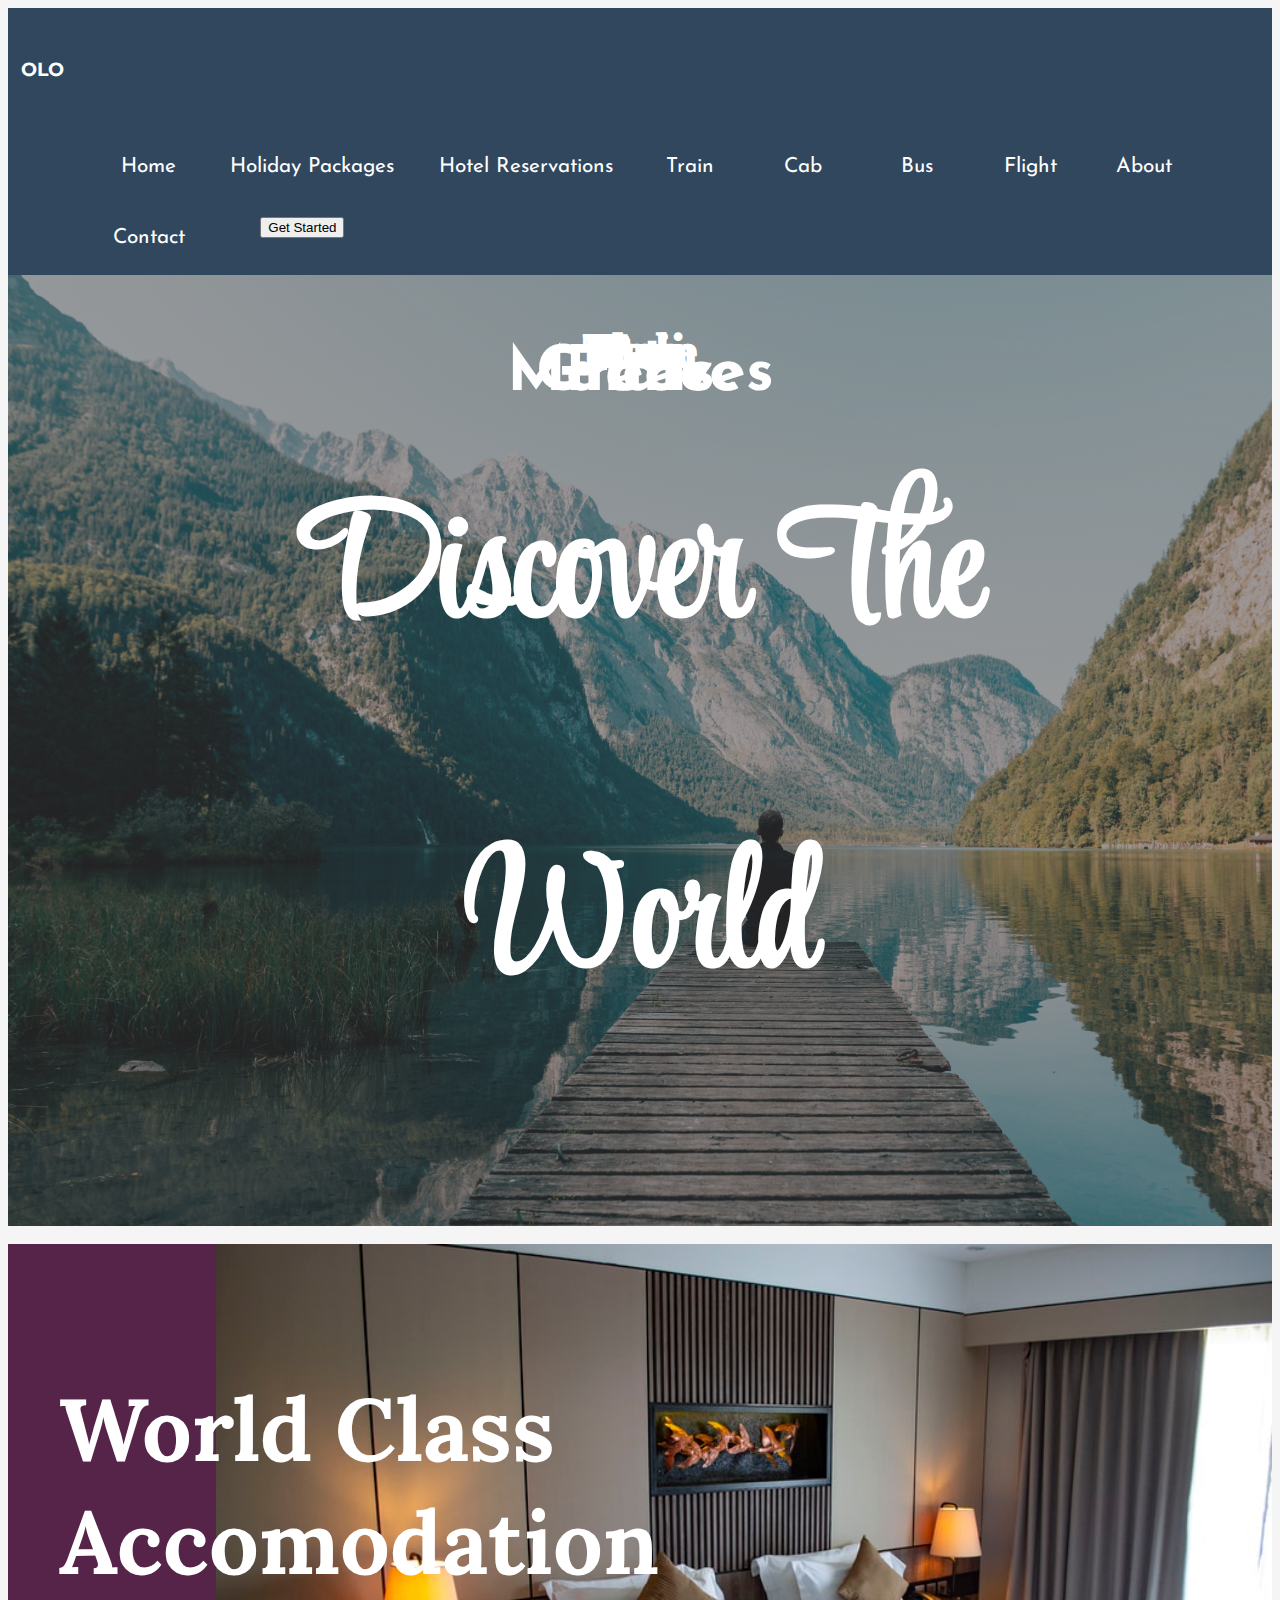
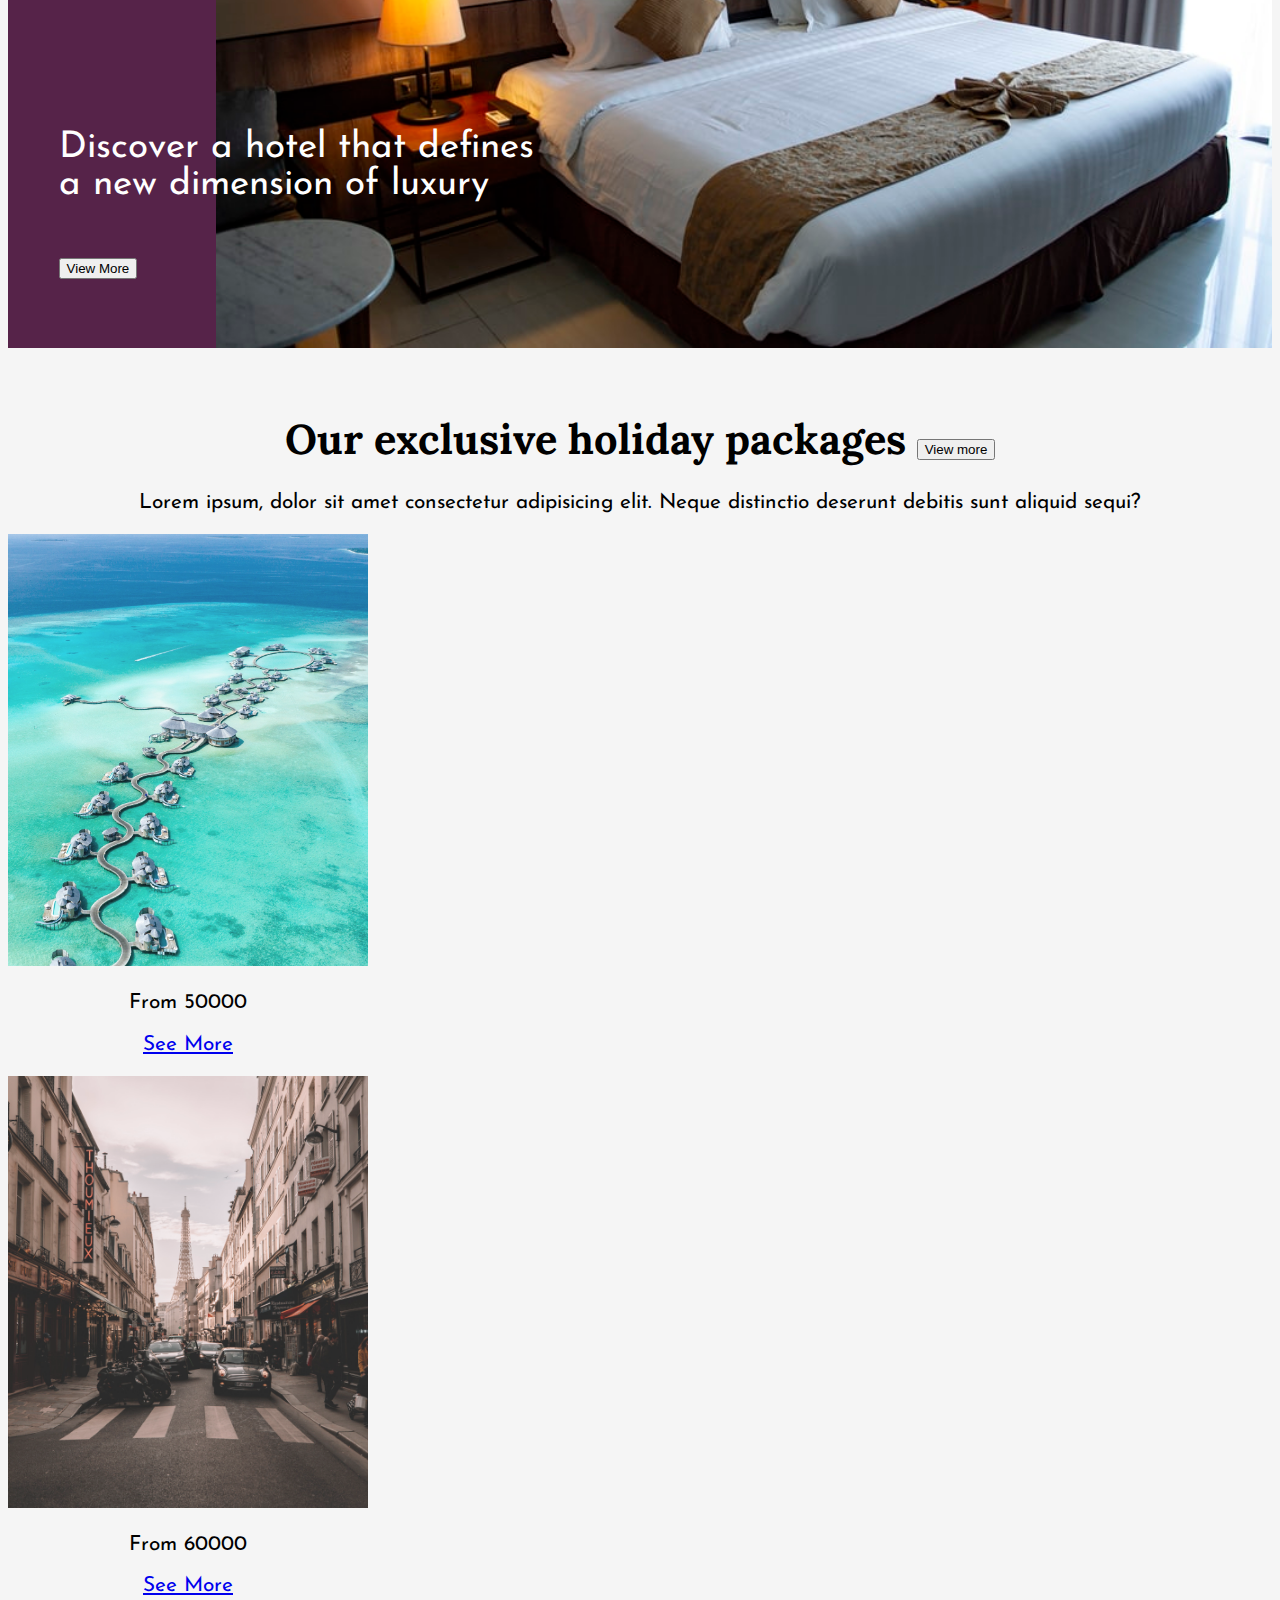
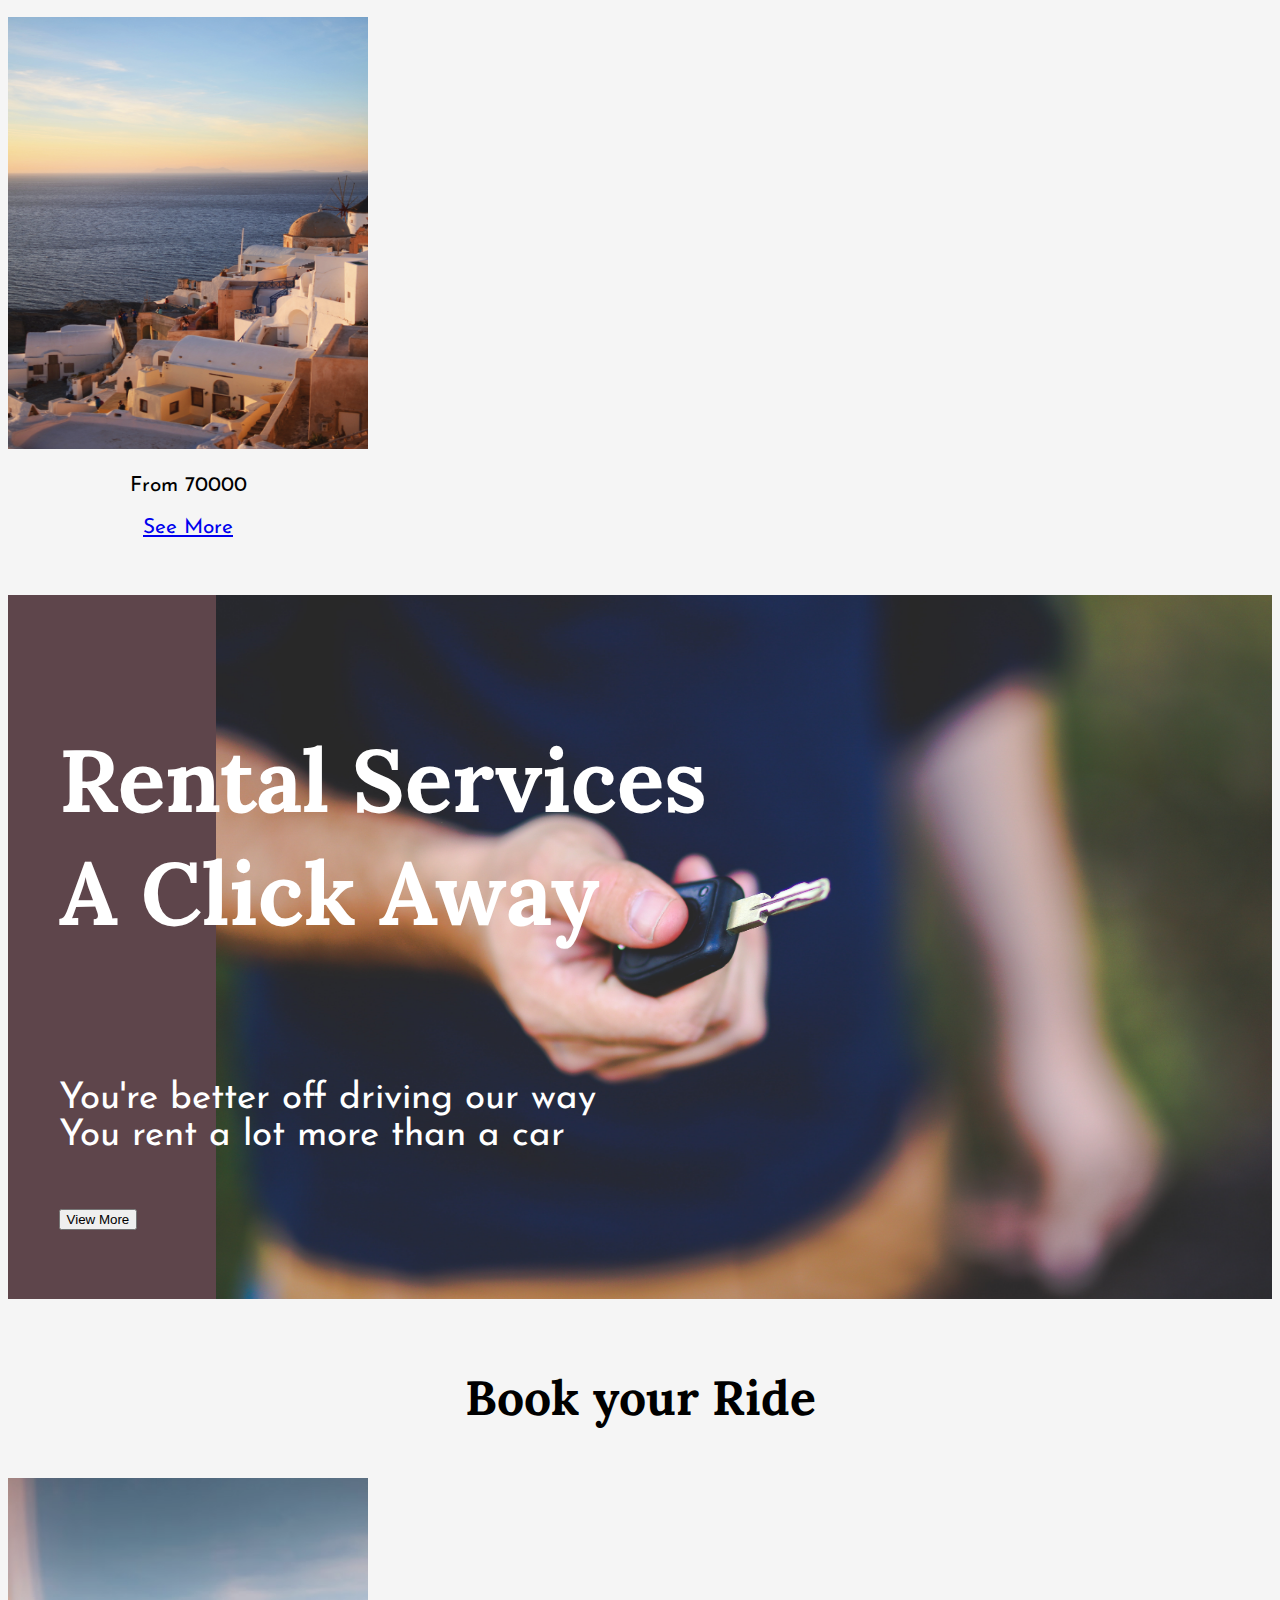
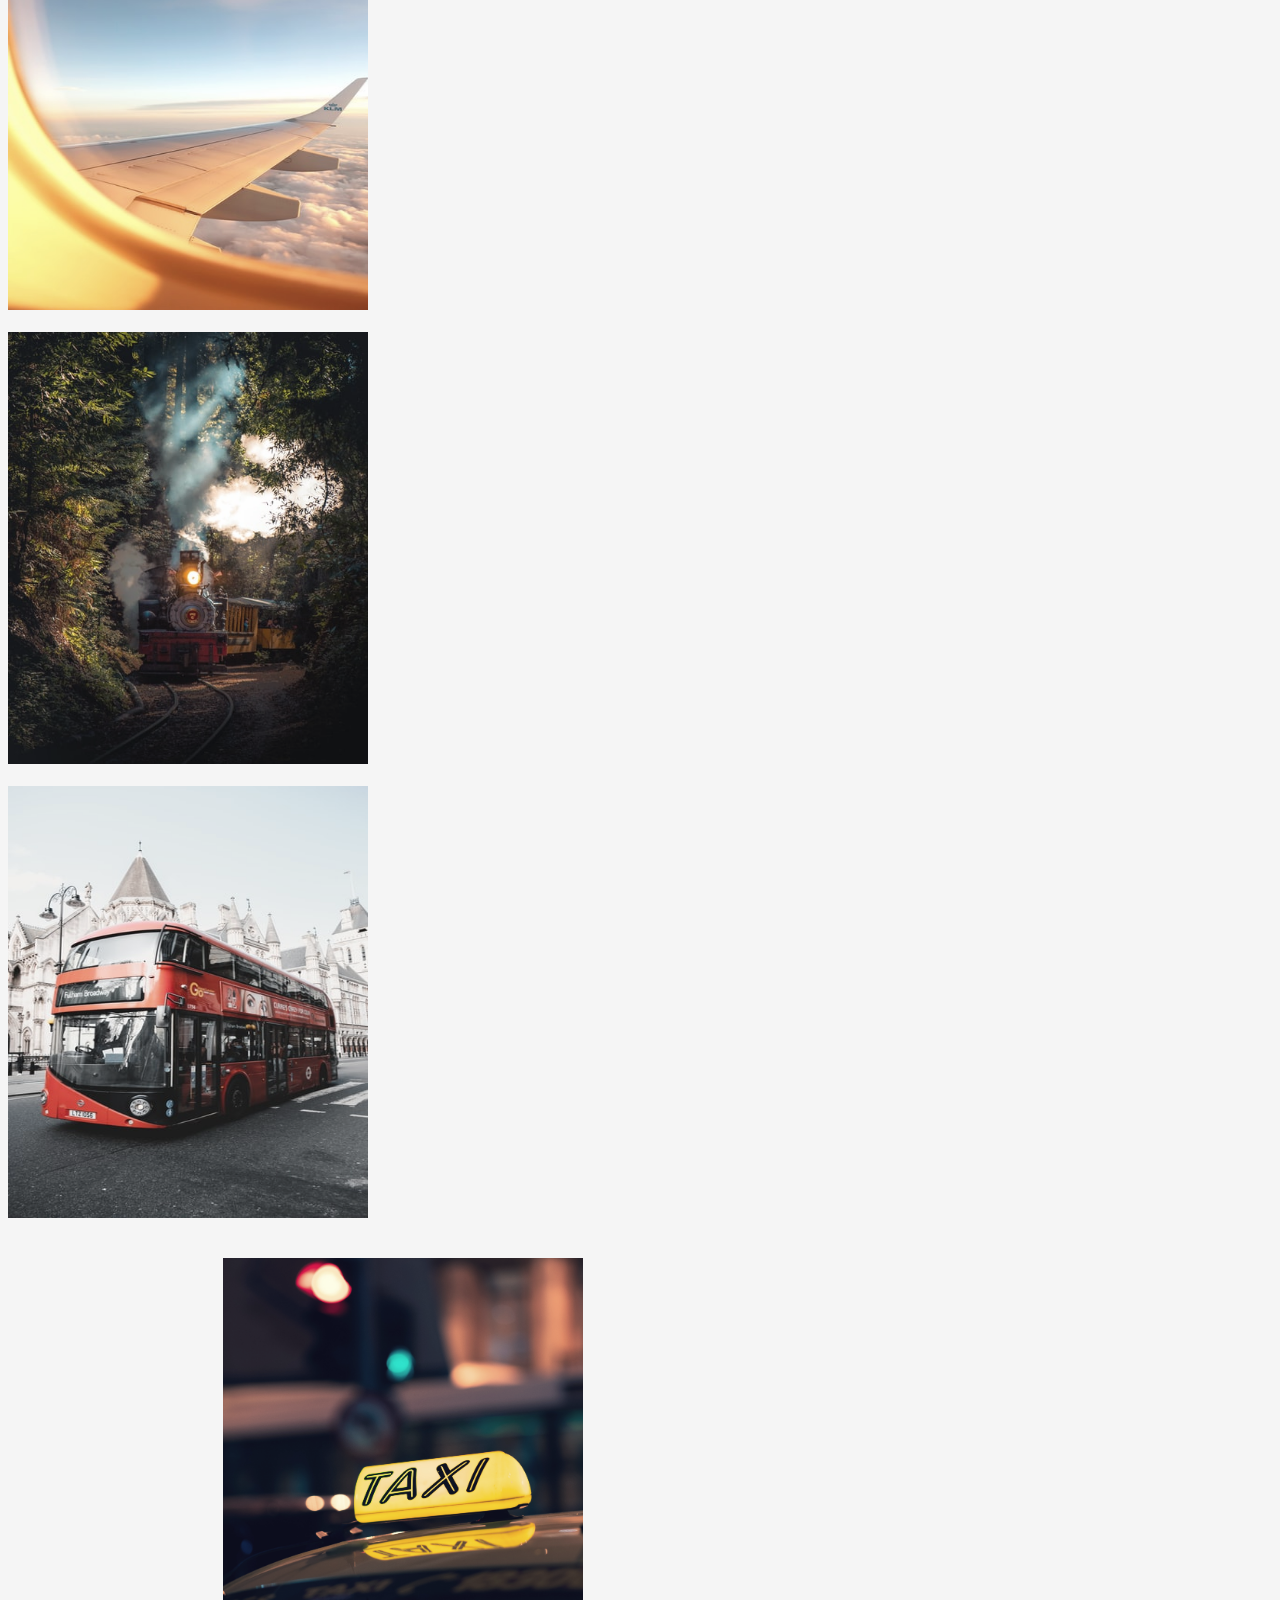
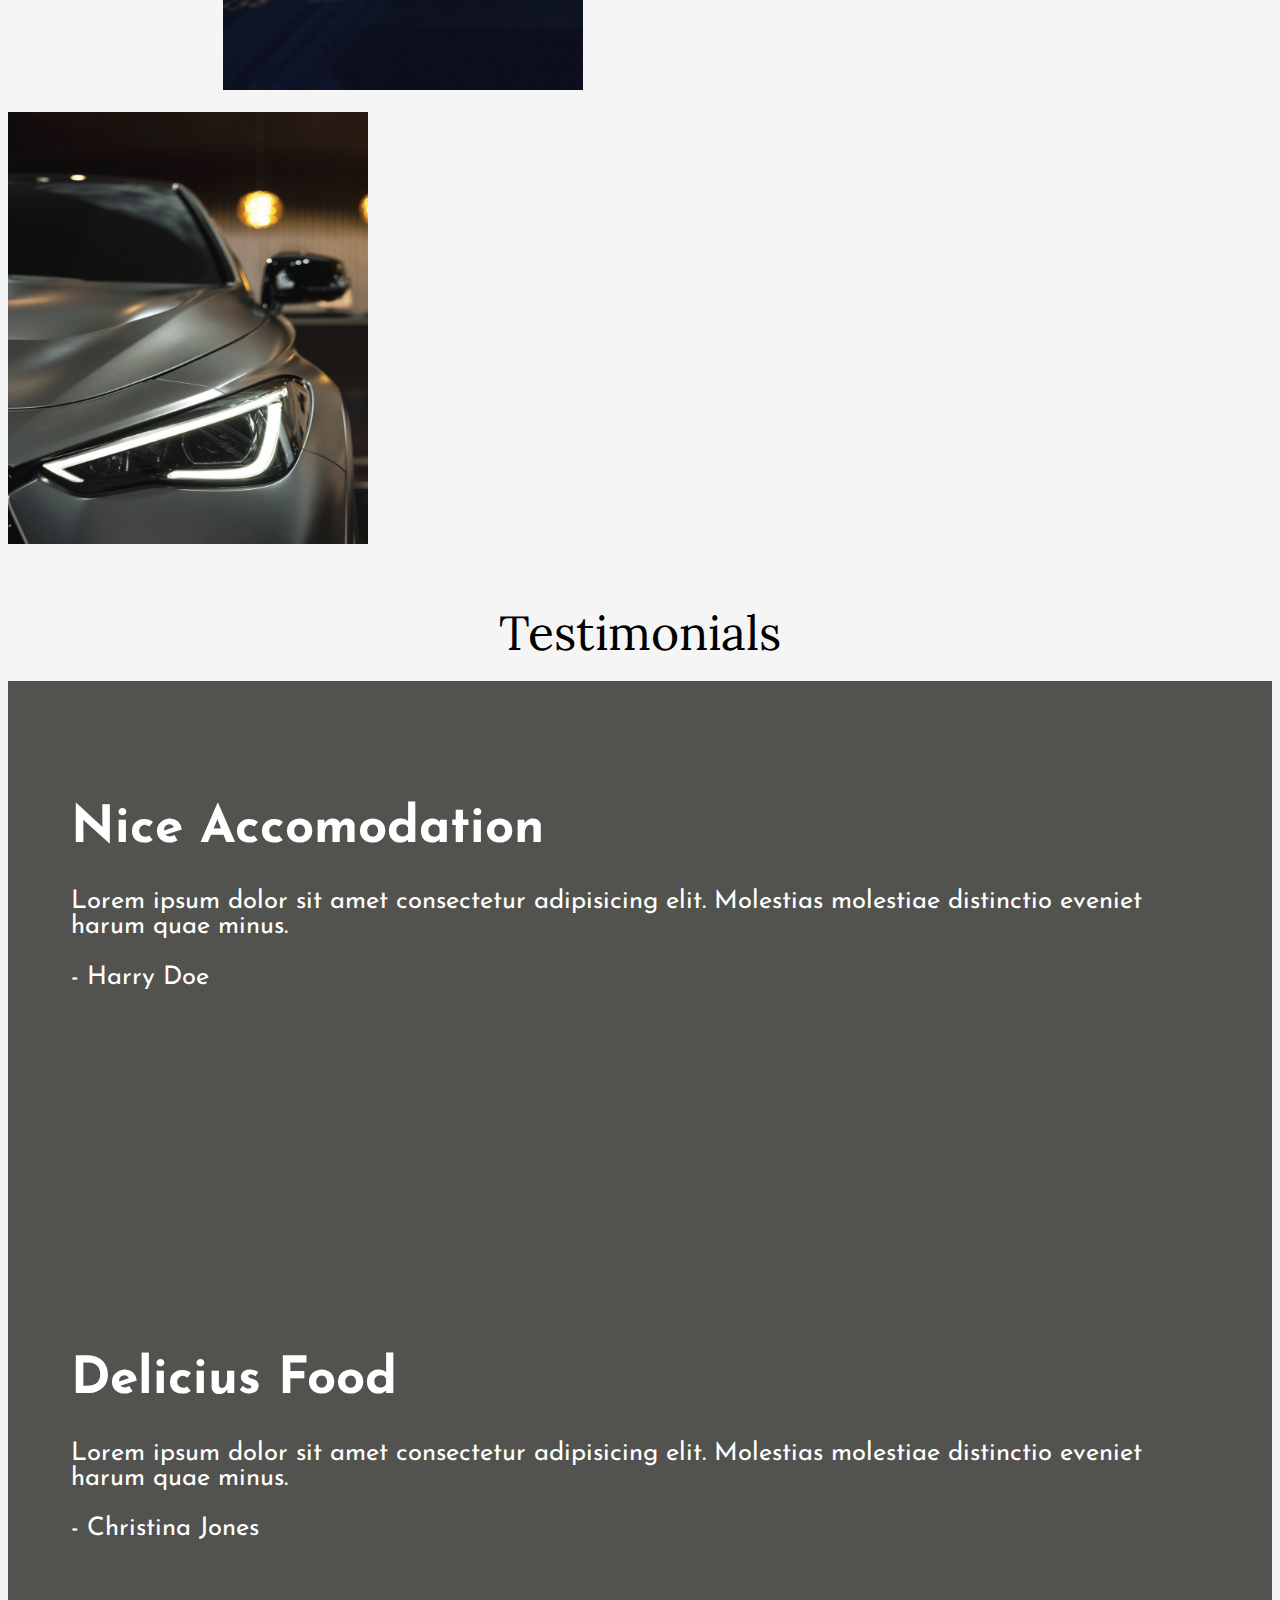
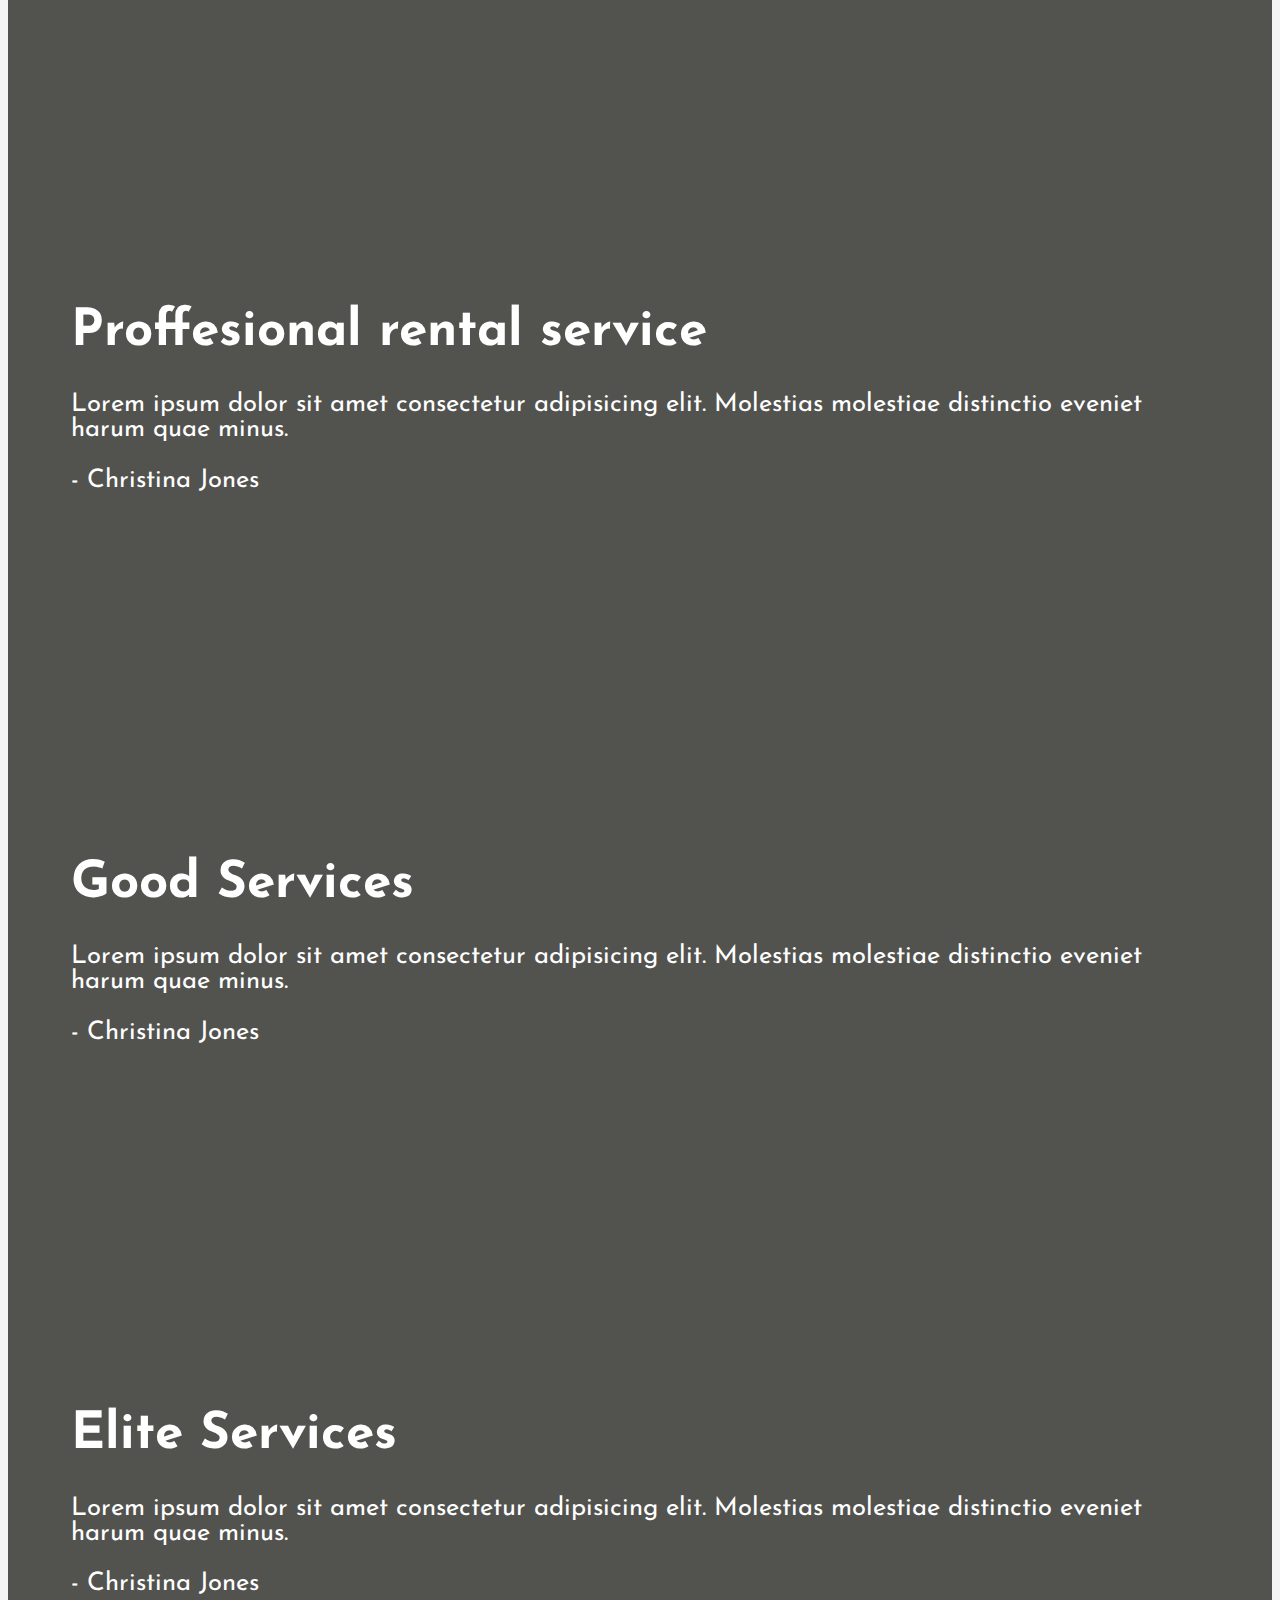
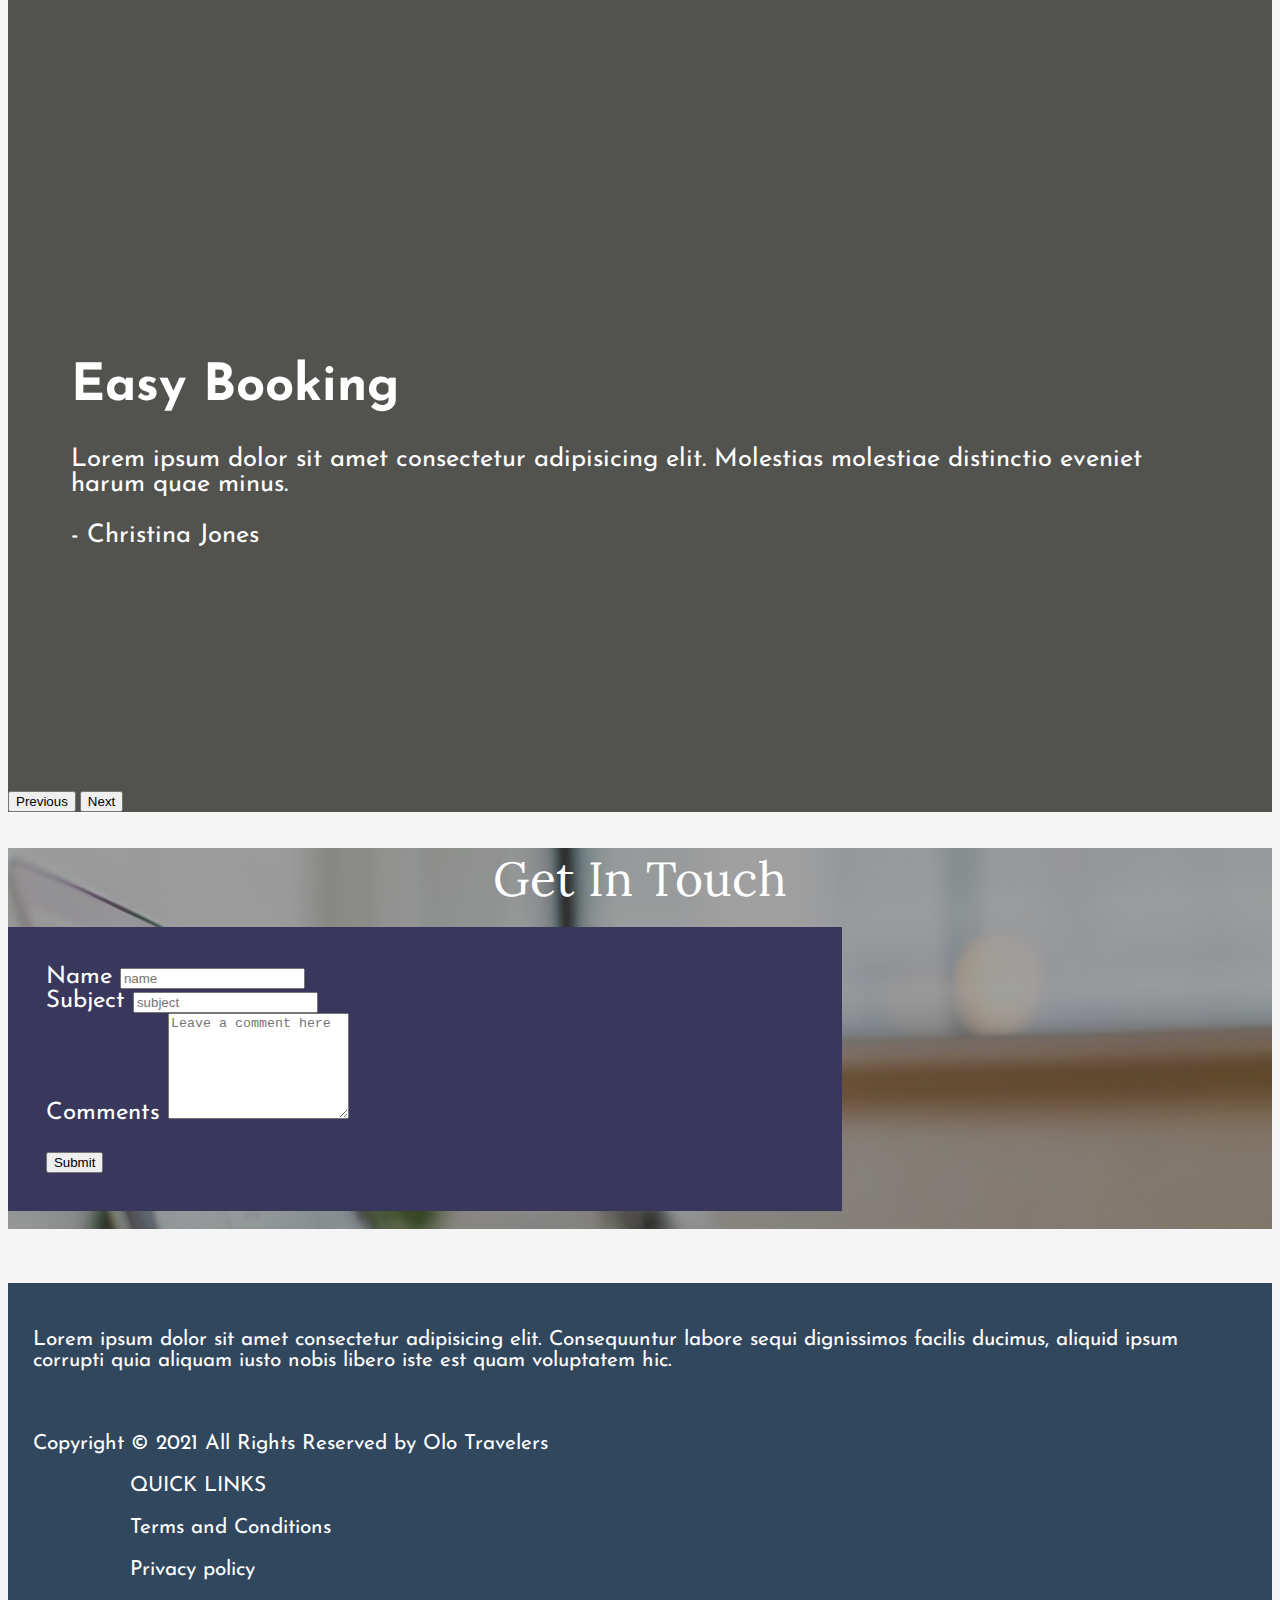
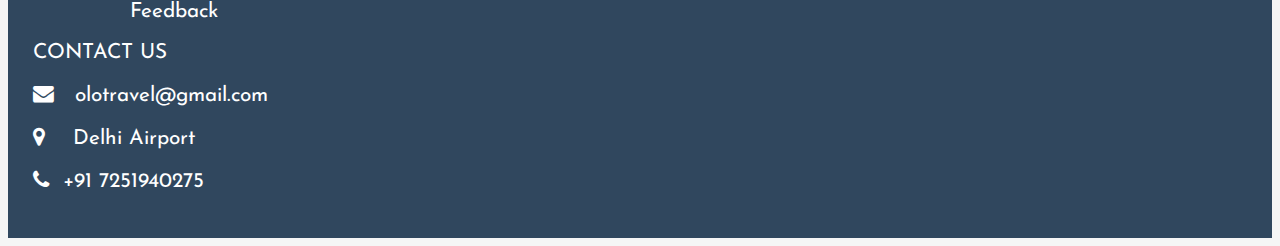
<file: index.html>
<!DOCTYPE html>
<html lang="en">

<head>
    <meta charset="UTF-8">
    <meta http-equiv="X-UA-Compatible" content="IE=edge">
    <meta name="viewport" content="width=device-width, initial-scale=1.0">
    <title>Olo Travelers</title>
    <link href="https://cdn.jsdelivr.net/npm/bootstrap@5.1.1/dist/css/bootstrap.min.css" rel="stylesheet"
        integrity="sha384-F3w7mX95PdgyTmZZMECAngseQB83DfGTowi0iMjiWaeVhAn4FJkqJByhZMI3AhiU" crossorigin="anonymous">
    <script src="https://cdn.jsdelivr.net/npm/bootstrap@5.1.1/dist/js/bootstrap.bundle.min.js"
        integrity="sha384-/bQdsTh/da6pkI1MST/rWKFNjaCP5gBSY4sEBT38Q/9RBh9AH40zEOg7Hlq2THRZ"
        crossorigin="anonymous"></script>
    <script src="https://cdn.jsdelivr.net/npm/@popperjs/core@2.9.3/dist/umd/popper.min.js"
        integrity="sha384-W8fXfP3gkOKtndU4JGtKDvXbO53Wy8SZCQHczT5FMiiqmQfUpWbYdTil/SxwZgAN"
        crossorigin="anonymous"></script>
    <script src="https://cdn.jsdelivr.net/npm/bootstrap@5.1.1/dist/js/bootstrap.min.js"
        integrity="sha384-skAcpIdS7UcVUC05LJ9Dxay8AXcDYfBJqt1CJ85S/CFujBsIzCIv+l9liuYLaMQ/"
        crossorigin="anonymous"></script>

    <!-- font -->
    <link rel="preconnect" href="https://fonts.googleapis.com">
    <link rel="preconnect" href="https://fonts.gstatic.com" crossorigin>
    <link href="https://fonts.googleapis.com/css2?family=Style+Script&display=swap" rel="stylesheet">
    <link rel="stylesheet" href="https://cdnjs.cloudflare.com/ajax/libs/font-awesome/4.7.0/css/font-awesome.min.css">
    <style>
        @import url('https://fonts.googleapis.com/css2?family=Bellefair&family=Lora&family=Style+Script&display=swap');
        @import url('https://fonts.googleapis.com/css2?family=Josefin+Sans:wght@300&display=swap');
        @import url('https://fonts.googleapis.com/css2?family=Montserrat&display=swap');

        body {
            background-color: whitesmoke;
        }
        #myBtn {
            display: none;
            position: fixed;
            /* bottom: 20px;
            right: 30px;
            z-index: 99; */
            bottom: 2%;
            right: 2%;
            z-index: 99;

            font-size: 180%;
            color: white;
            cursor: pointer;
            padding-left: 1%;
            padding-right: 1%;
            border-radius: 4px;
            height: 50px;
            width: 50px;
            border-radius: 50%;
            padding-top: 0%;
        }

        #myBtn:hover {
            background-color: #555;
        }
        .header {
            list-style-type: none;
            float: right;
            /* font-family: 'Bellefair', serif; */
            font-family: 'Josefin Sans', sans-serif;
            font-size: 130%;
            margin-bottom: 0.9%;
        }

        .header li {
            margin-top: 2%;
            padding: 1%;
            float: left;
            /* background-color: blue; */
            width: 90px;
            border-bottom: 3px solid #30475E;
            text-align: center;
            transition: all 0.3s ease;
            /* padding-top: 0%; */
        }

        .items:hover {
            border-bottom: 3px solid #C3AED6;
            color: #C3AED6;
            cursor: pointer;

        }

        .header-title {
            float: left;
            /* background-color: aqua; */
            padding-top: 2.5%;
            padding-left: 1%;
            font-family: 'Montserrat', sans-serif;

        }

        #acc col-3 {
            background-color: burlywood;
        }

        #acc col-9 {
            background-image: url("images/travel.jpg");
            background-repeat: no-repeat;
            background-size: cover;
        }

        #intro {
            /* background-image: url("images/travel.jpg"); */
            background: linear-gradient(rgba(68, 67, 67, 0.5), rgba(63, 63, 63, 0.5)), url("images/travel.jpg");
            background-repeat: no-repeat;
            background-size: cover;

        }

        #intro h1 {
            font-family: 'Style Script', cursive;
            font-size: 1000%;
            text-align: center;
            color: white;
        }

        #acc {
            /* background-color: #383E56; */
            background-color: #562349;
            background-image: url("images/hotel.jpg");
            background-repeat: no-repeat;
            background-size: contain;
            background-position-x: right;
            padding: 4%;
            color: white;

        }

        #rent {
            background-color: #5E454B;
            background-image: url("images/keys2.jpg");
            background-repeat: no-repeat;
            background-size: contain;
            background-position-x: right;
            padding: 4%;
            color: white;
        }

        #acc h1,
        #rent h1 {
            font-size: 550%;
            font-family: 'Lora', serif;
        }

        #acc p,
        #rent p {
            font-size: 230%;
            font-family: 'Josefin Sans', sans-serif;
        }

        #acc button,
        #rent p {
            size: 150%;
        }

        .card:hover {
            cursor: pointer;
            box-shadow: 5px 10px 18px #888888;
            transform: scale(1.05);
            transition: 500ms;
        }

        #footer {
            background-color: #30475E;
            color: white;
            padding: 2%;
            /* font-family: 'Bellefair', serif; */
            font-family: 'Josefin Sans', sans-serif;
            font-size: 130%;
        }

        .card:hover {
            cursor: pointer;
            box-shadow: 5px 10px 18px #888888;
            transform: scale(1.05);
            transition: 500ms;
        }

        #holiday {
            font-family: 'Josefin Sans', sans-serif;
            font-size: 130%;
            text-align: center;
            /* margin: 2%; */
        }

        #holiday h1,
        #book h1 {
            font-family: 'Lora', serif;
            text-align: center;
        }

        #holiday p {
            text-align: center;
        }

        #holiday img,
        #book img {
            width: 22.5rem;
            /* max-width: 24rem; */
            height: auto;
            max-height: 27rem;
            opacity: 0.95;
            filter: grayscale(20%);

        }

        .card-title {
            position: absolute;
            top: 30%;
            left: 50%;
            transform: translate(-50%, -50%);
            font-size: 300%;
            font-weight: 1000;
            color: rgb(255, 255, 255);
        }

        #testimonials .col-6 {
            padding: 5%;
            background-color: #52524E;
            font-family: 'Josefin Sans', sans-serif;
            font-size: 160%;
            color: white;
            height: 400px;
            padding-top: 7%;
        }

        .contactus {
            background-image: url("images/contact.jpg");
            background: linear-gradient(rgba(68, 67, 67, 0.5), rgba(63, 63, 63, 0.5)), url("images/contact.jpg");
            background-repeat: no-repeat;
            background-size: cover;
            color: white;
        }

        #contact_form {
            font-family: 'Josefin Sans', sans-serif;
            font-size: 150%;
            padding: 3%;
            background-color: #39375B;
            color: white;
            block-size: 50%;
        }
        .anchor{
            text-decoration: none;
            color: white;
        }
    </style>
</head>

<body>
    <button class="btn btn-dark" onclick="topFunction()" id="myBtn" title="Go to top"><i class="fa fa-angle-up"></i></button>
    <div class="container-fluid" style="background-color: #30475E; color: white;">
        <h3 class="header-title">OLO</h3>
        <ul class="header">
            <li class="items">Home</li>
            <li class="items"style="width:190px"><a class="anchor" href="wsd travel.html">Holiday Packages</a></li>
            <li class="items" style="width:190px"><a class="anchor" href="hotelbooking-1.html">Hotel Reservations</a></li>
            <li class="items"><a class="anchor" href="train.html">Train</a></li>
            <li class="items"><a class="anchor" href="cab.html">Cab</a></li>
            <li class="items"><a class="anchor" href="bus.html">Bus</a></li>
            <li class="items"><a class="anchor" href="flight.html">Flight</a></li>
            <li class="items"><a class="anchor" href="about.html">About</a></li>
            <li class="items"><a class="anchor" href="contact.html">Contact</a></li>
            <li style="width: 170px; padding-top: 0%; padding-bottom: 0%;"><button class="btn btn-lg btn-danger">Get Started</button></li>
        </ul>
        <div style="clear: both;"></div>
    </div>
    <div class="container-fluid" id="intro">
        <br><br><br><br>
        <h1>Discover The </h1>
        <h1>World</h1>
        <br><br><br><br>
    </div><br>
    <div class="container-fluid" id="acc"><br>
        <h1>World Class<br>Accomodation</h1><br><br>
        <p>Discover a hotel that defines<br>a new dimension of luxury</p><br>
        <button class="btn btn-lg btn-danger">View More</button><br><br>
    </div>
    <br><br>
    <div class="container" id="holiday">
        <h1>Our exclusive holiday packages <button class="btn btn-lg btn-danger">View more</button></h1>
        <p>Lorem ipsum, dolor sit amet consectetur adipisicing elit. Neque distinctio deserunt debitis sunt aliquid
            sequi?</p>
        <div class="row">
            <div class="col-md-4" style="align-items: center;">
                <div class="card" style="width: 22.5rem;">
                    <img src="images/maldives.jpg" alt="...">
                    <div class="card-body">
                        <h5 class="card-title">Maldives</h5>
                        <p class="card-text">From 50000</p>
                        <a href="#" class="btn btn-primary">See More</a>
                    </div>
                </div>
            </div><br>
            <div class="col-md-4">
                <div class="card" style="width: 22.5rem;">
                    <img src="images/paris.jpg" alt="...">
                    <div class="card-body">
                        <h5 class="card-title">Paris</h5>
                        <p class="card-text">From 60000</p>
                        <a href="#" class="btn btn-primary">See More</a>
                    </div>
                </div>
            </div><br>
            <div class="col-md-4">
                <div class="card" style="width: 22.5rem;">
                    <img src="images/greece.jpg" class="card-img-top" alt="...">
                    <div class="card-body">
                        <h5 class="card-title">Greece</h5>
                        <p class="card-text">From 70000</p>
                        <a href="#" class="btn btn-primary">See More</a>
                    </div>
                </div>
            </div><br>
        </div>

    </div><br><br>
    <div class="container-fluid" id="rent"><br>
        <h1>Rental Services<br>A Click Away</h1><br><br>
        <p>You're better off driving our way<br>You rent a lot more than a car</p><br>
        <button class="btn btn-lg btn-danger">View More</button><br><br>
    </div>
    <br><br>

    <div class="container" id="book">
        <h1 style="font-size: 300%;">Book your Ride</h1><br>
        <div class="row">
            <div class="col-md-4" style="align-items: center;">
                <div class="card" style="width: 22.5rem;">
                    <img src="images/plane.jpg" alt="...">
                    <!-- <div class="card-body"> -->
                    <h5 class="card-title">Plane</h5>
                    <!-- <p class="card-text">From 50000</p>
                        <a href="#" class="btn btn-primary">See More</a> -->
                    <!-- </div> -->
                </div>
            </div><br>
            <div class="col-md-4">
                <div class="card" style="width: 22.5rem;">
                    <img src="images/train.jpg" alt="...">
                    <!-- <div class="card-body"> -->
                    <h5 class="card-title">Train</h5>
                    <!-- <p class="card-text">From 60000</p>
                        <a href="#" class="btn btn-primary">See More</a> -->
                    <!-- </div> -->
                </div>
            </div><br>
            <div class="col-md-4">
                <div class="card" style="width: 22.5rem;">
                    <img src="images/bus.jpg" class="card-img-top" alt="...">
                    <!-- <div class="card-body"> -->
                    <h5 class="card-title">Bus</h5>
                    <!-- <p class="card-text">From 70000</p>
                        <a href="#" class="btn btn-primary">See More</a> -->
                    <!-- </div> -->
                </div>
            </div><br>
        </div><br>
        <div class="row">
            <div class="col-md-6" style="padding-left: 17%;">
                <div class="card" style="width: 22.5rem; ">
                    <img src="images/taxi.jpg" class="card-img-top" alt="...">
                    <!-- <div class="card-body"> -->
                    <h5 class="card-title">Taxi</h5>
                    <!-- <p class="card-text">From 70000</p>
                        <a href="#" class="btn btn-primary">See More</a> -->
                    <!-- </div> -->
                </div>
            </div><br>
            <div class="col-md-6">
                <div class="card" style="width: 22.5rem;">
                    <img src="images/cab.jpg" class="card-img-top" alt="...">
                    <!-- <div class="card-body"> -->
                    <h5 class="card-title">Cab</h5>
                    <!-- <p class="card-text">From 70000</p>
                        <a href="#" class="btn btn-primary">See More</a> -->
                    <!-- </div> -->
                </div>
            </div><br>
        </div>

    </div><br><br>
    <div style="text-align: center; font-family: 'Lora', serif; font-size: 300%;">Testimonials</div>
    <br>
    <div class="container-fluid" style="background-color: #52524E;">
        <div id="testimonials" class="carousel slide" data-bs-ride="carousel">
            <div class="carousel-inner">
                <div class="carousel-item active">
                    <!-- <img src="images/travel.jpg" class="d-block w-100" alt="..."> -->
                    <div class="container">
                        <div class="row">
                            <div class="col-6">
                                <h1 style=" font-weight: 800;">Nice Accomodation</h1>
                                <p>Lorem ipsum dolor sit amet consectetur adipisicing elit. Molestias molestiae
                                    distinctio
                                    eveniet harum quae minus.</p>
                                <p>- Harry Doe</p>
                            </div>
                            <div class="col-6">
                                <h1 style=" font-weight: 800;">Delicius Food</h1>
                                <p>Lorem ipsum dolor sit amet consectetur adipisicing elit. Molestias molestiae
                                    distinctio
                                    eveniet harum quae minus.</p>
                                <p>- Christina Jones</p>
                            </div>
                        </div>
                    </div>
                </div>
                <div class="carousel-item">
                    <!-- <img src="images/hotel.jpg" class="d-block w-100" alt="..."> -->
                    <div class="container">
                        <div class="row">
                            <div class="col-6">
                                <h1 style=" font-weight: 800;">Proffesional rental service</h1>
                                <p>Lorem ipsum dolor sit amet consectetur adipisicing elit. Molestias molestiae
                                    distinctio
                                    eveniet harum quae minus.</p>
                                <p>- Christina Jones</p>
                            </div>
                            <div class="col-6">
                                <h1 style=" font-weight: 800;">Good Services</h1>
                                <p>Lorem ipsum dolor sit amet consectetur adipisicing elit. Molestias molestiae
                                    distinctio
                                    eveniet harum quae minus.</p>
                                <p>- Christina Jones</p>
                            </div>
                        </div>
                    </div>
                </div>
                <div class="carousel-item">
                    <!-- <img src="images/travel.jpg" class="d-block w-100" alt="..."> -->
                    <div class="container">
                        <div class="row">
                            <div class="col-6">
                                <h1 style=" font-weight: 900;">Elite Services</h1>
                                <p>Lorem ipsum dolor sit amet consectetur adipisicing elit. Molestias molestiae
                                    distinctio
                                    eveniet harum quae minus.</p>
                                <p>- Christina Jones</p>
                            </div>
                            <div class="col-6">
                                <h1 style=" font-weight: 800;">Easy Booking</h1>
                                <p>Lorem ipsum dolor sit amet consectetur adipisicing elit. Molestias molestiae
                                    distinctio
                                    eveniet harum quae minus.</p>
                                <p>- Christina Jones</p>
                            </div>
                        </div>
                    </div>
                </div>
            </div>
            <button class="carousel-control-prev" type="button" data-bs-target="#carouselExampleControls"
                data-bs-slide="prev">
                <span class="carousel-control-prev-icon" aria-hidden="true" style="color: black;"></span>
                <span class="visually-hidden">Previous</span>
            </button>
            <button class="carousel-control-next" type="button" data-bs-target="#carouselExampleControls"
                data-bs-slide="next">
                <span class="carousel-control-next-icon" aria-hidden="true" style="color: black;"></span>
                <span class="visually-hidden">Next</span>
            </button>
        </div>
    </div>
    <br><br>

    <div class="contactus" id="contactus">
        <div class="container">
            <div style="text-align: center; ">
                <div style="text-align: center; font-family: 'Lora', serif; font-size: 300%;">Get In Touch</div>
            </div>
            <br>
            <div class="container" style="width: 60%;" id="contact_form">
                <form>
                    <div class="mb-3">
                        <label class="form-label">Name</label>
                        <input type="text" class="form-control" aria-describedby="emailHelp" placeholder="name">
                    </div>
                    <div class="mb-3">
                        <label class="form-label">Subject</label>
                        <input type="email" class="form-control" aria-describedby="emailHelp" placeholder="subject">
                    </div>
                    <div class="mb-3">
                        <label class="form-label">Comments</label>
                        <textarea class="form-control" placeholder="Leave a comment here" id="floatingTextarea2"
                            style="height: 100px"></textarea>
                    </div>
                    <br>
                    <button type="submit" class="btn btn-lg btn-primary">Submit</button>
                </form>
            </div>
            <br>
        </div>
    </div>
    </div>
    <br><br><br>
    <div class="container-fluid" id="footer">
        <div class="row">
            <div class="col-6">
                <p>
                    Lorem ipsum dolor sit amet consectetur adipisicing elit. Consequuntur labore sequi dignissimos
                    facilis ducimus, aliquid ipsum corrupti quia aliquam iusto nobis libero iste est quam voluptatem
                    hic.
                </p><br>
                <p>Copyright © 2021 All Rights Reserved by Olo Travelers</p>
            </div>
            <div class="col-3" style="padding-left: 8%;">
                <p>QUICK LINKS</p>
                <p>Terms and Conditions</p>
                <p>Privacy policy</p>
                <p>Feedback</p>
            </div>
            <div class="col-3">
                <p>CONTACT US</p>
                <p><i class="fa fa-envelope"></i> &nbsp&nbspolotravel@gmail.com</p>
                <p><i class="fa fa-map-marker"></i> &nbsp&nbsp&nbspDelhi Airport</p>
                <p><i class="fa fa-phone"></i>&nbsp +91 7251940275</p>
            </div>
        </div>

    </div>
    <script>
        var mybutton = document.getElementById("myBtn");

        window.onscroll = function () { scrollFunction() };

        function scrollFunction() {
            if (document.body.scrollTop > 20 || document.documentElement.scrollTop > 20) {
                mybutton.style.display = "block";
            } else {
                mybutton.style.display = "none";
            }
        }

        function topFunction() {
            document.body.scrollTop = 0;
            document.documentElement.scrollTop = 0;
        }
        
    </script>
</body>

</html>
</file>
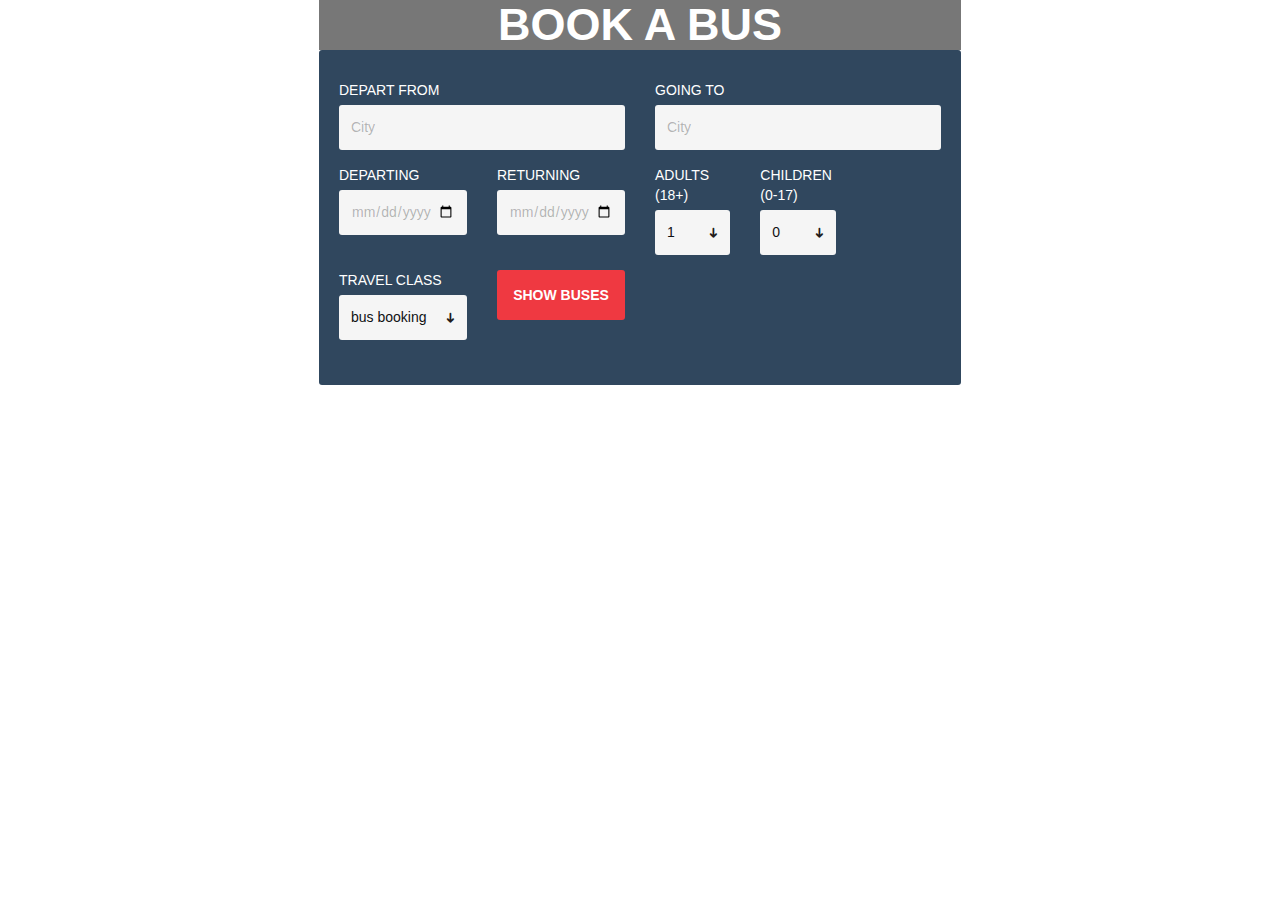
<file: bus.html>
<!DOCTYPE html>
<html lang="en">

<head>
	<meta charset="utf-8">
	<meta http-equiv="X-UA-Compatible" content="IE=edge">
	<meta name="viewport" content="width=device-width, initial-scale=1">
	<!-- The above 3 meta tags *must* come first in the head; any other head content must come *after* these tags -->

	<title>Reservation</title>

	<!-- Google font -->
	<link href='https://fonts.googleapis.com/css2?family=Josefin+Sans:wght@300&display=swap' rel="stylesheet">

	<!-- Bootstrap -->
	<!-- Latest compiled and minified CSS -->
	<link rel="stylesheet" href="https://maxcdn.bootstrapcdn.com/bootstrap/3.3.7/css/bootstrap.min.css" integrity="sha384-BVYiiSIFeK1dGmJRAkycuHAHRg32OmUcww7on3RYdg4Va+PmSTsz/K68vbdEjh4u" crossorigin="anonymous">

	<!-- Custom stlylesheet -->
	<link type="text/css" rel="stylesheet" href="styles.css" />

	

</head>
<body class ="cont">
		<div class="container">
			<div >
				<div class="row">
					<div class="booking-form">
						<div class="form-header">
							<h1>Book a bus</h1>
						</div>
						<form class="bgc">
							<div class="row">
								<div class="col-md-6">
									<div class="form-group">
										<span class="form-label">Depart from</span>
										<input class="form-control" type="text" placeholder="City">
									</div>
								</div>
								<div class="col-md-6">
									<div class="form-group">
										<span class="form-label">Going to</span>
										<input class="form-control" type="text" placeholder="City ">
									</div>
								</div>
							</div>
							<div class="row">
								<div class="col-md-3">
									<div class="form-group">
										<span class="form-label">Departing</span>
										<input class="form-control" type="date" required>
									</div>
								</div>
								<div class="col-md-3">
									<div class="form-group">
										<span class="form-label">Returning</span>
										<input class="form-control" type="date" required>
									</div>
								</div>
								<div class="col-md-2">
									<div class="form-group">
										<span class="form-label">Adults (18+)</span>
										<select class="form-control">
											<option>1</option>
											<option>2</option>
											<option>3</option>
										</select>
										<span class="select-arrow"></span>
									</div>
								</div>
								<div class="col-md-2">
									<div class="form-group">
										<span class="form-label">Children (0-17)</span>
										<select class="form-control">
											<option>0</option>
											<option>1</option>
											<option>2</option>
										</select>
										<span class="select-arrow"></span>
									</div>
								</div>
							</div>
							<div class="row">
								<div class="col-md-3">
									<div class="form-group">
										<span class="form-label">Travel class</span>
										<select class="form-control">
											<option>bus booking</option>
											<option>Bus hire</option>
										</select>
										<span class="select-arrow"></span>
									</div>
								</div>
								<div class="col-md-3">
									<div class="form-btn">
										<button class="submit-btn">Show buses</button>
									</div>
								</div>
							</div>
						</form>
					</div>
				</div>
			</div>
		</div>
</body>
</file>
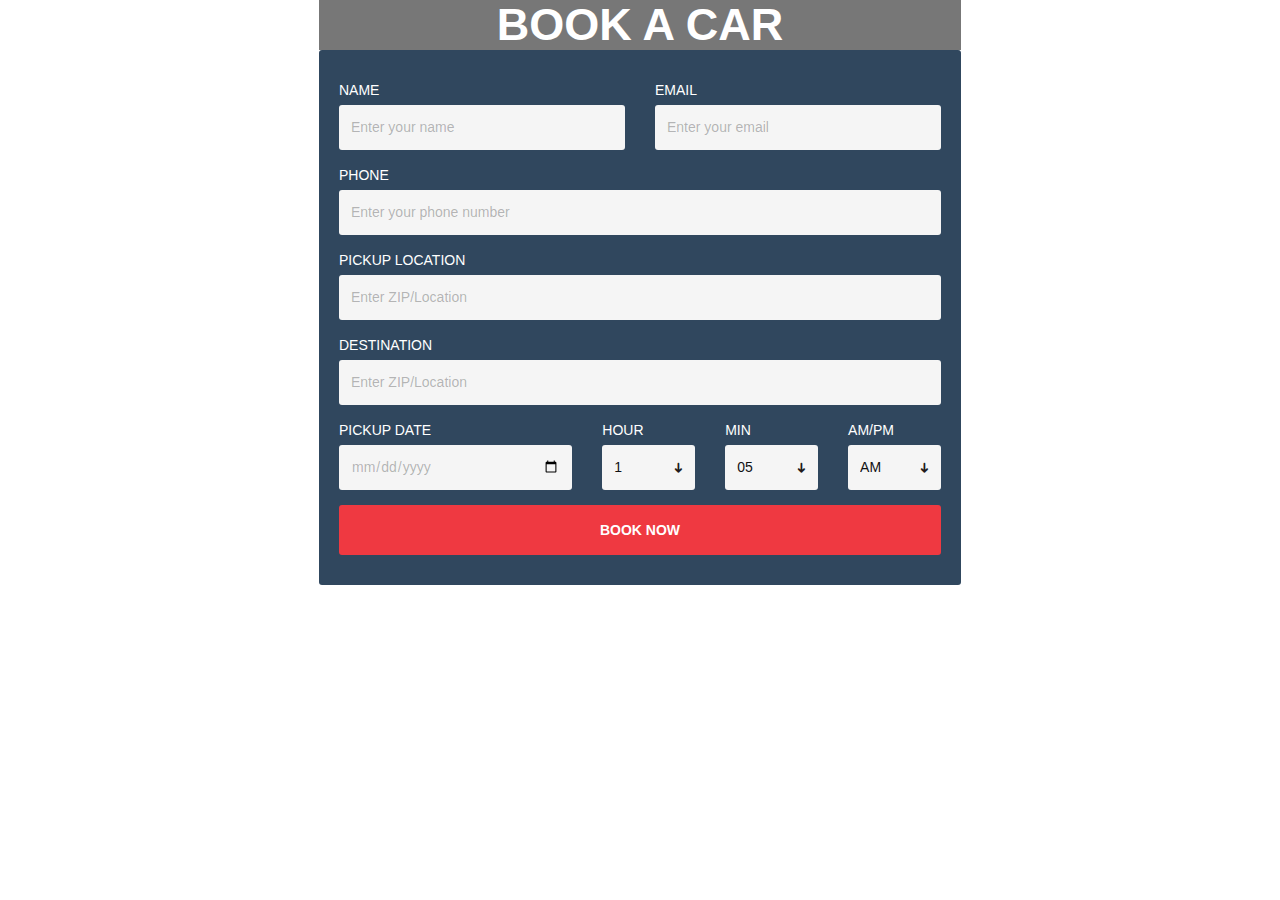
<file: cab.html>
<!DOCTYPE html>
<html lang="en">

<head>
	<meta charset="utf-8">
	<meta http-equiv="X-UA-Compatible" content="IE=edge">
	<meta name="viewport" content="width=device-width, initial-scale=1">
	<!-- The above 3 meta tags *must* come first in the head; any other head content must come *after* these tags -->

	<title>Reservation</title>

	<!-- Google font -->
	<link href="https://fonts.googleapis.com/css2?family=Josefin+Sans:wght@300&display=swap" rel="stylesheet">

	<!-- Bootstrap -->
	<!-- Latest compiled and minified CSS -->
	<link rel="stylesheet" href="https://maxcdn.bootstrapcdn.com/bootstrap/3.3.7/css/bootstrap.min.css" integrity="sha384-BVYiiSIFeK1dGmJRAkycuHAHRg32OmUcww7on3RYdg4Va+PmSTsz/K68vbdEjh4u" crossorigin="anonymous">

	<!-- Custom stlylesheet -->
	<link type="text/css" rel="stylesheet" href="styles.css" />

	

</head>
<body>
			<div class="container" >
				<div class="row">
					<div class="booking-form">
						<div class="form-header">
							<h1>Book a car</h1>
						</div>
						<form class="bgc">
							<div class="row">
								<div class="col-sm-6">
									<div class="form-group">
										<span class="form-label">Name</span>
										<input class="form-control" type="text" placeholder="Enter your name">
									</div>
								</div>
								<div class="col-sm-6">
									<div class="form-group">
										<span class="form-label">Email</span>
										<input class="form-control" type="email" placeholder="Enter your email">
									</div>
								</div>
							</div>
							<div class="form-group">
								<span class="form-label">Phone</span>
								<input class="form-control" type="tel" placeholder="Enter your phone number">
							</div>
							<div class="form-group">
								<span class="form-label">Pickup Location</span>
								<input class="form-control" type="text" placeholder="Enter ZIP/Location">
							</div>
							<div class="form-group">
								<span class="form-label">Destination</span>
								<input class="form-control" type="text" placeholder="Enter ZIP/Location">
							</div>
							<div class="row">
								<div class="col-sm-5">
									<div class="form-group">
										<span class="form-label">Pickup Date</span>
										<input class="form-control" type="date" required>
									</div>
								</div>
								<div class="col-sm-7">
									<div class="row">
										<div class="col-sm-4">
											<div class="form-group">
												<span class="form-label">Hour</span>
												<select class="form-control">
													<option>1</option>
													<option>2</option>
													<option>3</option>
													<option>4</option>
													<option>5</option>
													<option>6</option>
													<option>7</option>
													<option>8</option>
													<option>9</option>
													<option>10</option>
													<option>11</option>
													<option>12</option>
												</select>
												<span class="select-arrow"></span>
											</div>
										</div>
										<div class="col-sm-4">
											<div class="form-group">
												<span class="form-label">Min</span>
												<select class="form-control">
													<option>05</option>
													<option>10</option>
													<option>15</option>
													<option>20</option>
													<option>25</option>
													<option>30</option>
													<option>35</option>
													<option>40</option>
													<option>45</option>
													<option>50</option>
													<option>55</option>
												</select>
												<span class="select-arrow"></span>
											</div>
										</div>
										<div class="col-sm-4">
											<div class="form-group">
												<span class="form-label">AM/PM</span>
												<select class="form-control">
													<option>AM</option>
													<option>PM</option>
												</select>
												<span class="select-arrow"></span>
											</div>
										</div>
									</div>
								</div>
							</div>
							<div class="form-btn">
								<button class="submit-btn">Book Now</button>
							</div>
						</form>
					</div>
				</div>
			</div>
</body>
</file>
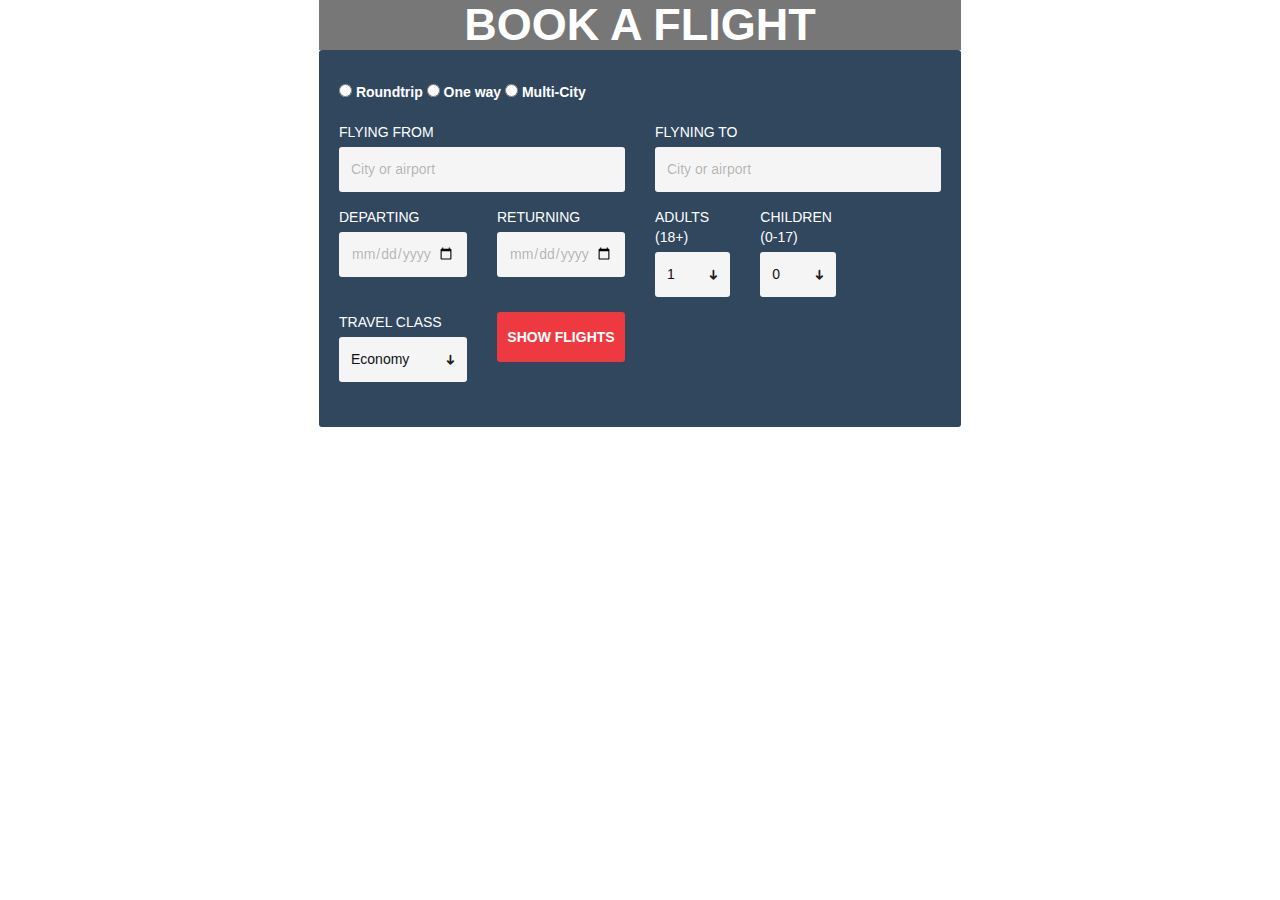
<file: flight.html>
<!DOCTYPE html>
<html lang="en">

<head>
	<meta charset="utf-8">
	<meta http-equiv="X-UA-Compatible" content="IE=edge">
	<meta name="viewport" content="width=device-width, initial-scale=1">
	<!-- The above 3 meta tags *must* come first in the head; any other head content must come *after* these tags -->

	<title>Reservation</title>

	<!-- Google font -->
	<link href="https://fonts.googleapis.com/css2?family=Josefin+Sans:wght@300&display=swap" rel="stylesheet">

	<!-- Bootstrap -->
	<!-- Latest compiled and minified CSS -->
	<link rel="stylesheet" href="https://maxcdn.bootstrapcdn.com/bootstrap/3.3.7/css/bootstrap.min.css" integrity="sha384-BVYiiSIFeK1dGmJRAkycuHAHRg32OmUcww7on3RYdg4Va+PmSTsz/K68vbdEjh4u" crossorigin="anonymous">

	<!-- Custom stlylesheet -->
	<link type="text/css" rel="stylesheet" href="styles.css" />

	

</head>
<body>

			<div class="container">
				<div class="row">
					<div class="booking-form">
						<div class="form-header">
							<h1>Book a flight</h1>
						</div>
						<form class="bgc">
							<div class="form-group">
								<div class="form-checkbox">
									<label for="roundtrip">
										<input type="radio" id="roundtrip" name="flight-type">
										<span></span>Roundtrip
									</label>
									<label for="one-way">
										<input type="radio" id="one-way" name="flight-type">
										<span></span>One way
									</label>
									<label for="multi-city">
										<input type="radio" id="multi-city" name="flight-type">
										<span></span>Multi-City
									</label>
								</div>
							</div>
							<div class="row">
								<div class="col-md-6">
									<div class="form-group">
										<span class="form-label">Flying from</span>
										<input class="form-control" type="text" placeholder="City or airport">
									</div>
								</div>
								<div class="col-md-6">
									<div class="form-group">
										<span class="form-label">Flyning to</span>
										<input class="form-control" type="text" placeholder="City or airport">
									</div>
								</div>
							</div>
							<div class="row">
								<div class="col-md-3">
									<div class="form-group">
										<span class="form-label">Departing</span>
										<input class="form-control" type="date" required>
									</div>
								</div>
								<div class="col-md-3">
									<div class="form-group">
										<span class="form-label">Returning</span>
										<input class="form-control" type="date" required>
									</div>
								</div>
								<div class="col-md-2">
									<div class="form-group">
										<span class="form-label">Adults (18+)</span>
										<select class="form-control">
											<option>1</option>
											<option>2</option>
											<option>3</option>
										</select>
										<span class="select-arrow"></span>
									</div>
								</div>
								<div class="col-md-2">
									<div class="form-group">
										<span class="form-label">Children (0-17)</span>
										<select class="form-control">
											<option>0</option>
											<option>1</option>
											<option>2</option>
										</select>
										<span class="select-arrow"></span>
									</div>
								</div>
							</div>
							<div class="row">
								<div class="col-md-3">
									<div class="form-group">
										<span class="form-label">Travel class</span>
										<select class="form-control">
											<option>Economy </option>
											<option>Business </option>
											<option>First class</option>
											<option>Premium Economy </option>
										</select>
										<span class="select-arrow"></span>
									</div>
								</div>
								<div class="col-md-3">
									<div class="form-btn">
										<button class="submit-btn">Show flights</button>
									</div>
								</div>
							</div>
						</form>
					</div>
				</div>
			</div>

</body>
</file>
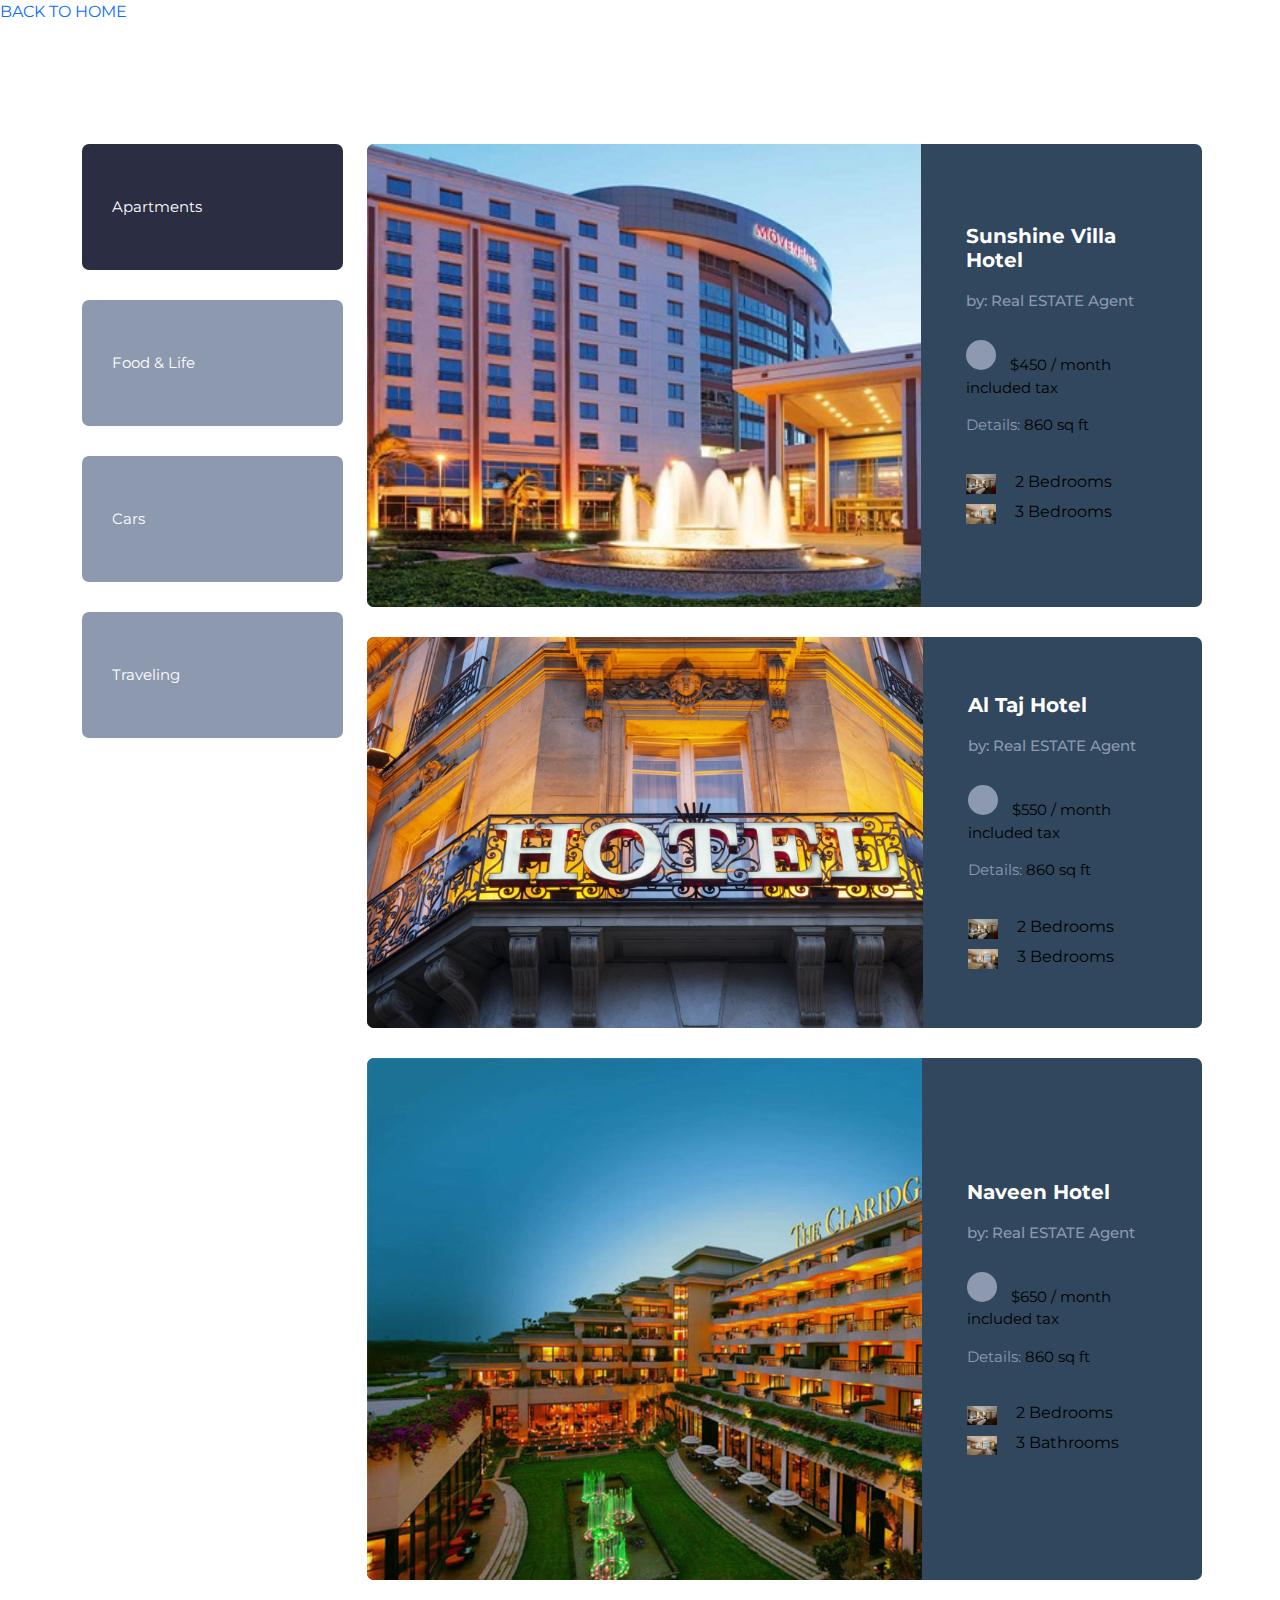
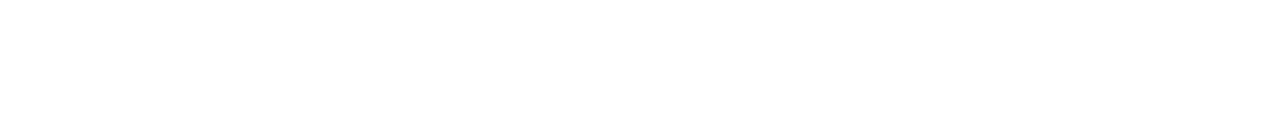
<file: hotelbooking-1.html>
<html lang="en"><head>

    <meta charset="UTF-8">
    <meta name="viewport" content="width=device-width, initial-scale=1, shrink-to-fit=no">
    <meta name="description" content="">
    <meta name="author" content="">
    <link rel="preconnect" href="https://fonts.gstatic.com">
    <link href="https://fonts.googleapis.com/css2?family=Montserrat:wght@100;200;300;400;500;600;700;800;900&amp;display=swap" rel="stylesheet">

    <title>images/hotel Booking</title>

    <!-- Bootstrap core CSS -->
    <link href="bootstrap.css" rel="stylesheet">


    
    <link rel="stylesheet" href="style.css">
    
  </head>

<body>
  <a href="index.html">BACK TO HOME</a>
  <!-- ***** Preloader Start ***** -->
  <div id="js-preloader" class="js-preloader loaded">
    <div class="preloader-inner">
      <span class="dot"></span>
      <div class="dots">
        <span></span>
        <span></span>
        <span></span>
      </div>
    </div>
  </div>
  <!-- ***** Preloader End ***** -->

  <div class="listing-page">
    <div class="container">
      <div class="row">
        <div class="col-lg-12">
          <div class="naccs">
            <div class="grid">
              <div class="row">
                <div class="col-lg-3">
                  <div class="menu">
                    <div class="first-thumb active">
                      <div class="thumb">
                        
                        Apartments
                      </div>
                    </div>
                    <div>
                      <div class="thumb">                 
                        
                        Food &amp; Life
                      </div>
                    </div>
                    <div>
                      <div class="thumb">                 
                        
                        Cars
                      </div>
                    </div>
                    <div class="last-thumb">
                      <div class="thumb">                 
                      
                        Traveling
                      </div>
                    </div>
                  </div>
                </div> 
                <div class="col-lg-9">
                  <ul class="nacc">
                  <!-- first category listing of items -->
                    <li class="active">
                      <div>
                        <div class="col-lg-12">
                          <div class="owl-carousel owl-listing owl-loaded owl-drag">
                            
                            
                            
                            <!-- third page of first category -->
                            </div></div><div class="owl-item cloned" style="width: 696px; margin-right: 30px;"><div class="item">
                              <div class="row">
                                <div class="col-lg-12">
                                  <div class="listing-item">
                                    <div class="left-image">
                                        
                                         
                                            <a href="#"><img src="images/hotel1.jpg" alt=""></a> 
                                      
                                    </div>
                                    <div class="right-content align-self-center">
                                      <a href="#"><h4>Sunshine Villa Hotel</h4></a>
                                      <h6>by: Real ESTATE Agent</h6>
                                      <span class="price"><div class="icon"></div> $450 / month included tax</span>
                                      <span class="details">Details: <em>860 sq ft</em></span>
                                      <span class="info"><img src="images/hotel_room1.jpg" alt=""> 2 Bedrooms<br><img src="images/hotel_room2.jpg" alt=""> 3 Bedrooms</span>
                                    </div>
                                  </div>
                                </div>
                                <div class="col-lg-12">
                                  <div class="listing-item">
                                    <div class="left-image">
                                     
                                           <a href="#"><img src="images/hotel_new.jpg" alt="" width:"500px" height:"650px" padding-left:"7px"></a>
                                     <Style width:"500px" height:"650px" padding-left:"7px"></Style> 
                                      
                                    </div>
                                    <div class="right-content align-self-center">
                                      <a href="#"><h4>Al Taj Hotel</h4></a>
                                      <h6>by: Real ESTATE Agent</h6>
                                      <span class="price"><div class="icon"></div> $550 / month included tax</span>
                                      <span class="details">Details: <em>860 sq ft</em></span>
                                      <span class="info"><img src="images/hotel_room1.jpg" alt=""> 2 Bedrooms<br><img src="images/hotel_room2.jpg" alt=""> 3 Bedrooms</span>
                                        </div>
                                  </div>
                                </div>
                                <div class="col-lg-12">
                                  <div class="listing-item">
                                    <div class="left-image">
                                       <a href="#"><img src="images/new2_hotel.jpg" alt=""></a>
                                        <style>width="100" height="100"</style>
                                     
                                    </div>
                                    <div class="right-content align-self-center">
                                      <a href="#"><h4>Naveen Hotel</h4></a>
                                      <h6>by: Real ESTATE Agent</h6>
                                      <span class="price"><div class="icon"></div> $650 / month included tax</span>
                                      <span class="details">Details: <em>860 sq ft</em></span>
                                      <span class="info"><img src="images/hotel_room1.jpg" alt=""> 2 Bedrooms<br><img src="images/hotel_room2.jpg" alt=""> 3 Bathrooms</span>
                                    </div>
                                  </div>
                                </div>
                              </div>
                        </div>
                      </div>
                    </li>
                  </ul>                  
                </div>          
              </div>
            </div>
          </div>
        </div>
      </div>
    </div>
  </div>

</body></html>
</file>
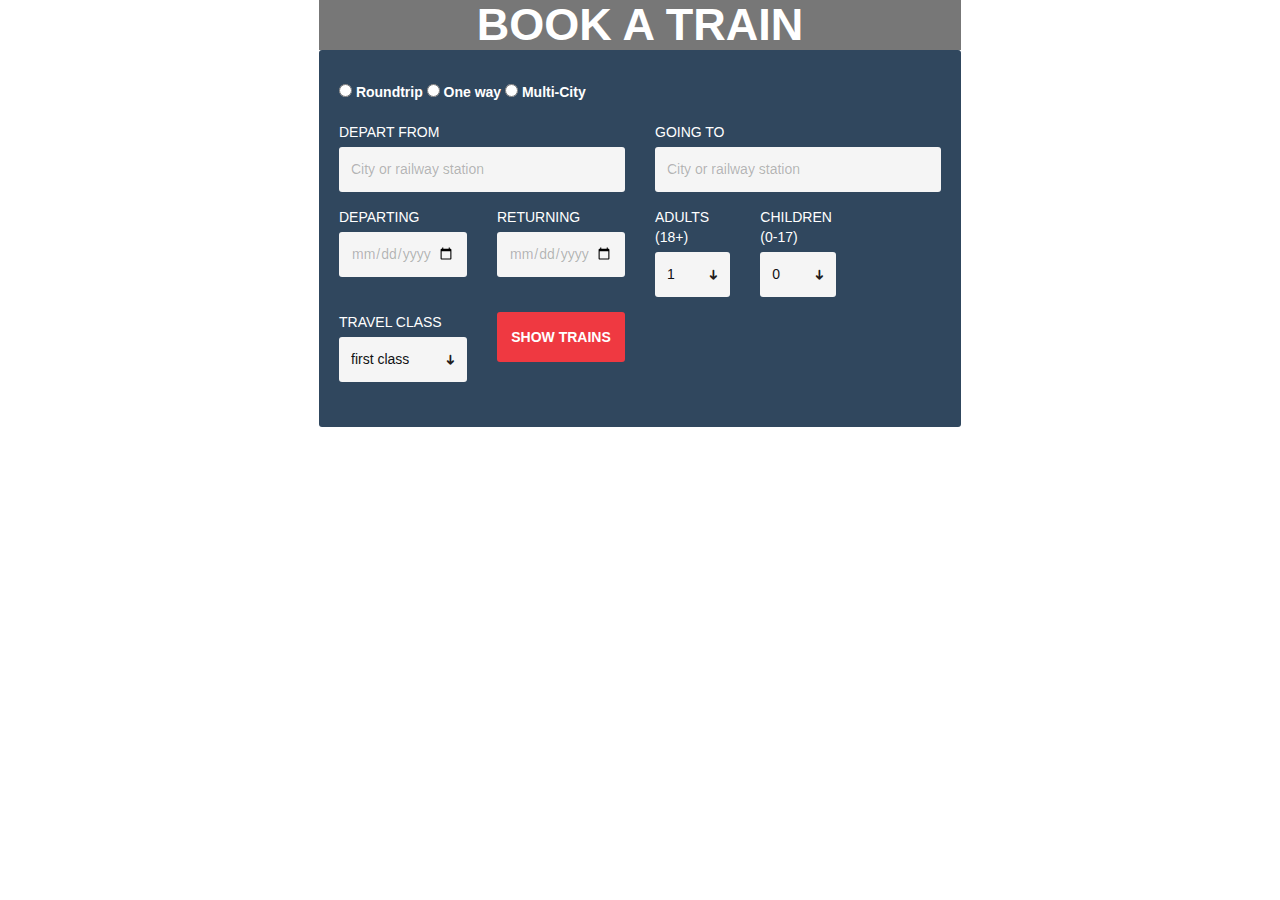
<file: train.html>
<!DOCTYPE html>
<html lang="en">

<head>
	<meta charset="utf-8">
	<meta http-equiv="X-UA-Compatible" content="IE=edge">
	<meta name="viewport" content="width=device-width, initial-scale=1">
	<!-- The above 3 meta tags *must* come first in the head; any other head content must come *after* these tags -->

	<title>Reservation</title>

	<!-- Google font -->
	<link href="https://fonts.googleapis.com/css2?family=Josefin+Sans:wght@300&display=swap" rel="stylesheet">

	<!-- Bootstrap -->
	<!-- Latest compiled and minified CSS -->
	<link rel="stylesheet" href="https://maxcdn.bootstrapcdn.com/bootstrap/3.3.7/css/bootstrap.min.css" integrity="sha384-BVYiiSIFeK1dGmJRAkycuHAHRg32OmUcww7on3RYdg4Va+PmSTsz/K68vbdEjh4u" crossorigin="anonymous">

	<!-- Custom stlylesheet -->
	<link type="text/css" rel="stylesheet" href="styles.css" />
	

	

</head>
<body>
			<div class="container">
				<div class="row">
					<div class="booking-form" >
						<div class="form-header">
							<h1>Book a train</h1>
						</div>
						<form class="bgc">
							<div class="form-group">
								<div class="form-checkbox">
									<label for="roundtrip">
										<input type="radio" id="roundtrip" name="train-type">
										<span></span>Roundtrip
									</label>
									<label for="one-way">
										<input type="radio" id="one-way" name="train-type">
										<span></span>One way
									</label>
									<label for="multi-city">
										<input type="radio" id="multi-city" name="train-type">
										<span></span>Multi-City
									</label>
								</div>
							</div>
							<div class="row">
								<div class="col-md-6">
									<div class="form-group">
										<span class="form-label">Depart from</span>
										<input class="form-control" type="text" placeholder="City or railway station">
									</div>
								</div>
								<div class="col-md-6">
									<div class="form-group">
										<span class="form-label">Going to</span>
										<input class="form-control" type="text" placeholder="City or railway station">
									</div>
								</div>
							</div>
							<div class="row">
								<div class="col-md-3">
									<div class="form-group">
										<span class="form-label">Departing</span>
										<input class="form-control" type="date" required>
									</div>
								</div>
								<div class="col-md-3">
									<div class="form-group">
										<span class="form-label">Returning</span>
										<input class="form-control" type="date" required>
									</div>
								</div>
								<div class="col-md-2">
									<div class="form-group">
										<span class="form-label">Adults (18+)</span>
										<select class="form-control">
											<option>1</option>
											<option>2</option>
											<option>3</option>
										</select>
										<span class="select-arrow"></span>
									</div>
								</div>
								<div class="col-md-2">
									<div class="form-group">
										<span class="form-label">Children (0-17)</span>
										<select class="form-control">
											<option>0</option>
											<option>1</option>
											<option>2</option>
										</select>
										<span class="select-arrow"></span>
									</div>
								</div>
							</div>
							<div class="row">
								<div class="col-md-3">
									<div class="form-group">
										<span class="form-label">Travel class</span>
										<select class="form-control">
											<option>first class</option>
											<option>general </option>
										</select>
										<span class="select-arrow"></span>
									</div>
								</div>
								<div class="col-md-3">
									<div class="form-btn">
										<button class="submit-btn">Show trains</button>
									</div>
								</div>
							</div>
						</form>
					</div>
				</div>
			</div>
</body>
</file>
<file: styles.css>
body{
	color:#ffffff
}
.booking-form {
	max-width: 642px;
	width: 100%;
	margin: auto;
}

.booking-form .form-header {
	text-align: center;
	background-color: #777;
}


.booking-form .form-header h1 {
	font-size: 45px;
	text-transform: uppercase;
	font-weight: 700;
	color: #ffffff;
	margin: 0px;
}

.booking-form>form {
	background-color: #30475E;
	padding: 30px 20px;
	border-radius: 3px;
}

.booking-form .form-group {
	position: relative;
	margin-bottom: 15px;
}

.booking-form .form-control {
	background-color: #f5f5f5;
	border: none;
	height: 45px;
	border-radius: 3px;
	-webkit-box-shadow: none;
	box-shadow: none;
	font-weight: 400;
	color: #101113;
}

.booking-form .form-control::-webkit-input-placeholder {
	color: rgba(16, 17, 19, 0.3);
}

.booking-form .form-control:-ms-input-placeholder {
	color: rgba(16, 17, 19, 0.3);
}

.booking-form .form-control::placeholder {
	color: rgba(16, 17, 19, 0.3);
}

.booking-form input[type="date"].form-control:invalid {
	color: rgba(16, 17, 19, 0.3);
}

.booking-form select.form-control {
	-webkit-appearance: none;
	-moz-appearance: none;
	appearance: none;
}

.booking-form select.form-control+.select-arrow {
	position: absolute;
	right: 0px;
	bottom: 6px;
	width: 32px;
	line-height: 32px;
	height: 32px;
	text-align: center;
	pointer-events: none;
	color: #221a1b;
	font-size: 14px;
}

.booking-form select.form-control+.select-arrow:after {
	content: '\279C';
	display: block;
	-webkit-transform: rotate(90deg);
	transform: rotate(90deg);
}

.booking-form .form-label {
	color:#ffffff ;
	font-size: 14px;
	font-weight: 400;
	margin-bottom: 5px;
	display: block;
	text-transform: uppercase;
}

.booking-form .submit-btn {
	color: #ffffff;
	background-color:  #ef3941;
	font-weight: 700;
	height: 50px;
	border: none;
	width: 100%;
	display: block;
	border-radius: 3px;
	text-transform: uppercase;
}
</file>
<file: style.css>
/*

TemplateMo 564 Plot Listing

https://templatemo.com/tm-564-plot-listing

*/

/* ---------------------------------------------
Table of contents
------------------------------------------------
01. font & reset css
02. reset
03. global styles
04. header
05. banner
06. features
07. testimonials
08. contact
09. footer
10. preloader
11. search
12. portfolio

--------------------------------------------- */
/* 
---------------------------------------------
font & reset css
--------------------------------------------- 
*/
@import url('https://fonts.googleapis.com/css2?family=Montserrat:wght@100;200;300;400;500;600;700;800;900&display=swap');
/* 
---------------------------------------------
reset
--------------------------------------------- 
*/
html, body, div, span, applet, object, iframe, h1, h2, h3, h4, h5, h6, p, blockquote, div
pre, a, abbr, acronym, address, big, cite, code, del, dfn, em, font, img, ins, kbd, q,
s, samp, small, strike, strong, sub, sup, tt, var, b, u, i, center, dl, dt, dd, ol, ul, li,
figure, header, nav, section, article, aside, footer, figcaption {
    margin: 0;
    padding: 0;
    border: 0;
    outline: 0;
}

/* clear fix */
.grid:after {
    content: '';
    display: block;
    clear: both;
}

/* ---- .grid-item ---- */

.grid-sizer,
.grid-item {
    width: 50%;
}

.grid-item {
    float: left;
}

    .grid-item img {
        display: block;
        max-width: 100%;
    }

.clearfix:after {
    content: ".";
    display: block;
    clear: both;
    visibility: hidden;
    line-height: 0;
    height: 0;
}

.clearfix {
    display: inline-block;
}

html[xmlns] .clearfix {
    display: block;
}

* html .clearfix {
    height: 1%;
}

ul, li {
    padding: 0;
    margin: 0;
    list-style: none;
}

header, nav, section, article, aside, footer, hgroup {
    display: block;
}

* {
    box-sizing: border-box;
}

html, body {
    font-family: 'Montserrat', sans-serif;
    font-weight: 400;
    background-color: #fff;
    -ms-text-size-adjust: 100%;
    -webkit-font-smoothing: antialiased;
    -moz-osx-font-smoothing: grayscale;
}

a {
    text-decoration: none !important;
}

h1, h2, h3, h4, h5, h6 {
    margin-top: 0px;
    margin-bottom: 0px;
}

ul {
    margin-bottom: 0px;
}

p {
    font-size: 15px;
    line-height: 30px;
    color: #2a2a2a;
}

img {
    margin-bottom: -3px;
    width: 100%;
    overflow: hidden;
}

/* 
---------------------------------------------
global styles
--------------------------------------------- 
*/
html,
body {
    background: #fff;
    font-family: 'Montserrat', sans-serif;
}

::selection {
    background: #03a4ed;
    color: #fff;
}

::-moz-selection {
    background: #03a4ed;
    color: #fff;
}

@media (max-width: 991px) {
    html, body {
        overflow-x: hidden;
    }

    .mobile-top-fix {
        margin-top: 30px;
        margin-bottom: 0px;
    }

    .mobile-bottom-fix {
        margin-bottom: 30px;
    }

    .mobile-bottom-fix-big {
        margin-bottom: 60px;
    }
}

.page-section {
    margin-top: 120px;
}

.section-heading h2 {
    font-size: 35px;
    margin-bottom: 25px;
    text-transform: capitalize;
    color: #2a2a2a;
    font-weight: 700;
    position: relative;
    z-index: 2;
    line-height: 44px;
}

.section-heading h6 {
    text-transform: uppercase;
    font-size: 15px;
    font-weight: 500;
    color: #8d99af;
}

.main-white-button a {
    display: inline-block;
    background-color: #fff;
    font-size: 15px;
    font-weight: 400;
    color: #2a2a2a;
    text-transform: capitalize;
    padding: 12px 25px;
    border-radius: 7px;
    letter-spacing: 0.25px;
    transition: all .3s;
}

    .main-white-button a i {
        margin-right: 10px;
        width: 22px;
        height: 22px;
        background-color: #8d99af;
        color: #fff;
        border-radius: 50%;
        display: inline-block;
        text-align: center;
        font-size: 12px;
        line-height: 22px;
    }

    .main-white-button a:hover {
        background-color: #8d99af;
        color: #fff;
    }

/* 
---------------------------------------------
header
--------------------------------------------- 
*/

.background-header {
    background-color: #fff !important;
    height: 80px !important;
    position: fixed !important;
    top: 0px;
    left: 0px;
    right: 0px;
    box-shadow: 0px 0px 10px rgba(0,0,0,0.15) !important;
}

    .background-header .logo,
    .background-header .main-nav .nav li a {
        color: #1e1e1e !important;
    }

    .background-header .main-nav .nav li:hover a {
        color: #8d99af !important;
    }

    .background-header .nav li a.active {
        color: #8d99af !important;
    }

.header-area {
    background-color: transparent;
    border-bottom: 1px solid rgba(250,250,250,0.2);
    position: fixed;
    top: 0px;
    left: 0px;
    right: 0px;
    z-index: 100;
    height: 100px;
    -webkit-transition: all .5s ease 0s;
    -moz-transition: all .5s ease 0s;
    -o-transition: all .5s ease 0s;
    transition: all .5s ease 0s;
}

    .header-area .main-nav {
        min-height: 80px;
        background: transparent;
    }

        .header-area .main-nav a.logo {
            background-image: url(../images/white-logo.png);
            width: 166px;
            height: 58px;
            display: inline-block;
            margin-top: 20px;
        }

.background-header .main-nav a.logo {
    background-image: url(../images/black-logo.png);
    width: 164px;
    height: 58px;
    display: inline-block;
    margin-top: 10px;
}

.background-header .main-nav .nav {
    margin-top: 20px !important;
}

.header-area .main-nav .nav {
    float: right;
    margin-top: 30px;
    margin-right: 0px;
    background-color: transparent;
    -webkit-transition: all 0.3s ease 0s;
    -moz-transition: all 0.3s ease 0s;
    -o-transition: all 0.3s ease 0s;
    transition: all 0.3s ease 0s;
    position: relative;
    z-index: 999;
}

    .header-area .main-nav .nav li {
        padding-left: 30px;
        padding-right: 30px;
    }

        .header-area .main-nav .nav li:last-child {
            padding-right: 0px;
            padding-left: 40px;
        }

            .header-area .main-nav .nav li:last-child a,
            .background-header .main-nav .nav li:last-child a {
                color: #2a2a2a !important;
                text-transform: capitalize;
                padding: 0px 20px;
                font-weight: 400;
            }

                .header-area .main-nav .nav li:last-child a i,
                .background-header .main-nav .nav li:last-child a i {
                    font-size: 12px !important;
                    font-weight: 400 !important;
                }

.background-header .main-nav .nav li:last-child .main-white-button a {
    background-color: #8d99af;
    color: #fff !important;
}

    .background-header .main-nav .nav li:last-child .main-white-button a i {
        background-color: #fff;
        color: #8d99af;
    }

.header-area .main-nav .nav li:last-child a:hover,
.header-area .main-nav .nav li:last-child a.active {
    color: #fff !important;
}

.header-area .main-nav .nav li a {
    display: block;
    font-weight: 500;
    font-size: 14px;
    color: #fff;
    text-transform: uppercase;
    -webkit-transition: all 0.3s ease 0s;
    -moz-transition: all 0.3s ease 0s;
    -o-transition: all 0.3s ease 0s;
    transition: all 0.3s ease 0s;
    height: 40px;
    line-height: 40px;
    border: transparent;
    letter-spacing: 1px;
}

    .header-area .main-nav .nav li:hover a,
    .header-area .main-nav .nav li a.active {
        color: #8d99af !important;
    }

.background-header .main-nav .nav li:hover a,
.background-header .main-nav .nav li a.active {
    color: #8d99af !important;
    opacity: 1;
}

.header-area .main-nav .nav li:last-child a:hover,
.background-header .main-nav .nav li:last-child a:hover {
    background-color: #8d99af;
}

.header-area .main-nav .nav li.has-sub {
    position: relative;
    padding-right: 15px;
}

    .header-area .main-nav .nav li.has-sub:after {
        font-family: FontAwesome;
        content: "\f107";
        font-size: 12px;
        color: #fff;
        position: absolute;
        right: 5px;
        top: 12px;
    }

.background-header .main-nav .nav li.has-sub:after {
    color: #1e1e1e;
}

.header-area .main-nav .nav li.has-sub ul.sub-menu {
    position: absolute;
    width: 200px;
    box-shadow: 0 2px 28px 0 rgba(0, 0, 0, 0.06);
    overflow: hidden;
    top: 40px;
    opacity: 0;
    transition: all .3s;
    transform: translateY(+2em);
    visibility: hidden;
    z-index: -1;
}

    .header-area .main-nav .nav li.has-sub ul.sub-menu li {
        margin-left: 0px;
        padding-left: 0px;
        padding-right: 0px;
    }

        .header-area .main-nav .nav li.has-sub ul.sub-menu li a {
            opacity: 1;
            display: block;
            background: #f7f7f7;
            color: #2a2a2a !important;
            padding-left: 20px;
            height: 40px;
            line-height: 40px;
            -webkit-transition: all 0.3s ease 0s;
            -moz-transition: all 0.3s ease 0s;
            -o-transition: all 0.3s ease 0s;
            transition: all 0.3s ease 0s;
            position: relative;
            font-size: 13px;
            font-weight: 400;
            border-bottom: 1px solid #eee;
        }

.header-area .main-nav .nav li.has-sub ul li a:hover {
    background: #fff;
    color: #f5a425 !important;
    padding-left: 25px;
}

    .header-area .main-nav .nav li.has-sub ul li a:hover:before {
        width: 3px;
    }

.header-area .main-nav .nav li.has-sub:hover ul.sub-menu {
    visibility: visible;
    opacity: 1;
    z-index: 1;
    transform: translateY(0%);
    transition-delay: 0s, 0s, 0.3s;
}

.header-area .main-nav .menu-trigger {
    cursor: pointer;
    display: block;
    position: absolute;
    top: 33px;
    width: 32px;
    height: 40px;
    text-indent: -9999em;
    z-index: 99;
    right: 40px;
    display: none;
}

.background-header .main-nav .menu-trigger {
    top: 23px;
}

.header-area .main-nav .menu-trigger span,
.header-area .main-nav .menu-trigger span:before,
.header-area .main-nav .menu-trigger span:after {
    -moz-transition: all 0.4s;
    -o-transition: all 0.4s;
    -webkit-transition: all 0.4s;
    transition: all 0.4s;
    background-color: #1e1e1e;
    display: block;
    position: absolute;
    width: 30px;
    height: 2px;
    left: 0;
}

.background-header .main-nav .menu-trigger span,
.background-header .main-nav .menu-trigger span:before,
.background-header .main-nav .menu-trigger span:after {
    background-color: #1e1e1e;
}

.header-area .main-nav .menu-trigger span:before,
.header-area .main-nav .menu-trigger span:after {
    -moz-transition: all 0.4s;
    -o-transition: all 0.4s;
    -webkit-transition: all 0.4s;
    transition: all 0.4s;
    background-color: #1e1e1e;
    display: block;
    position: absolute;
    width: 30px;
    height: 2px;
    left: 0;
    width: 75%;
}

.background-header .main-nav .menu-trigger span:before,
.background-header .main-nav .menu-trigger span:after {
    background-color: #1e1e1e;
}

.header-area .main-nav .menu-trigger span:before,
.header-area .main-nav .menu-trigger span:after {
    content: "";
}

.header-area .main-nav .menu-trigger span {
    top: 16px;
}

    .header-area .main-nav .menu-trigger span:before {
        -moz-transform-origin: 33% 100%;
        -ms-transform-origin: 33% 100%;
        -webkit-transform-origin: 33% 100%;
        transform-origin: 33% 100%;
        top: -10px;
        z-index: 10;
    }

    .header-area .main-nav .menu-trigger span:after {
        -moz-transform-origin: 33% 0;
        -ms-transform-origin: 33% 0;
        -webkit-transform-origin: 33% 0;
        transform-origin: 33% 0;
        top: 10px;
    }

.header-area .main-nav .menu-trigger.active span,
.header-area .main-nav .menu-trigger.active span:before,
.header-area .main-nav .menu-trigger.active span:after {
    background-color: transparent;
    width: 100%;
}

    .header-area .main-nav .menu-trigger.active span:before {
        -moz-transform: translateY(6px) translateX(1px) rotate(45deg);
        -ms-transform: translateY(6px) translateX(1px) rotate(45deg);
        -webkit-transform: translateY(6px) translateX(1px) rotate(45deg);
        transform: translateY(6px) translateX(1px) rotate(45deg);
        background-color: #1e1e1e;
    }

.background-header .main-nav .menu-trigger.active span:before {
    background-color: #1e1e1e;
}

.header-area .main-nav .menu-trigger.active span:after {
    -moz-transform: translateY(-6px) translateX(1px) rotate(-45deg);
    -ms-transform: translateY(-6px) translateX(1px) rotate(-45deg);
    -webkit-transform: translateY(-6px) translateX(1px) rotate(-45deg);
    transform: translateY(-6px) translateX(1px) rotate(-45deg);
    background-color: #1e1e1e;
}

.background-header .main-nav .menu-trigger.active span:after {
    background-color: #1e1e1e;
}

.header-area.header-sticky {
    min-height: 80px;
}

.header-area .nav {
    margin-top: 30px;
}

.header-area.header-sticky .nav li a.active {
    color: #8d99af;
}

@media (max-width: 1200px) {
    .header-area .main-nav .nav li {
        padding-left: 12px;
        padding-right: 12px;
    }

    .header-area .main-nav:before {
        display: none;
    }
}

@media (max-width: 992px) {
    .header-area .main-nav .nav li:last-child,
    .background-header .main-nav .nav li:last-child {
        display: none;
    }

    .header-area .main-nav .nav li:nth-child(6),
    .background-header .main-nav .nav li:nth-child(6) {
        padding-right: 0px;
    }
}

@media (max-width: 767px) {
    .background-header .main-nav .nav {
        margin-top: 80px !important;
    }

    .header-area .main-nav .logo {
        color: #1e1e1e;
    }

    .header-area.header-sticky .nav li a:hover,
    .header-area.header-sticky .nav li a.active {
        color: #8d99af !important;
        opacity: 1;
    }

    .header-area.header-sticky .nav li.search-icon a {
        width: 100%;
    }

    .header-area {
        background-color: #f7f7f7;
        padding: 0px 15px;
        height: 100px;
        box-shadow: none;
        text-align: center;
    }

        .header-area .container {
            padding: 0px;
        }

        .header-area .logo {
            margin-left: 30px;
        }

        .header-area .menu-trigger {
            display: block !important;
        }

        .header-area .main-nav {
            overflow: hidden;
        }

            .header-area .main-nav .nav {
                float: none;
                width: 100%;
                display: none;
                -webkit-transition: all 0s ease 0s;
                -moz-transition: all 0s ease 0s;
                -o-transition: all 0s ease 0s;
                transition: all 0s ease 0s;
                margin-left: 0px;
            }

    .background-header .nav {
        margin-top: 80px;
    }

    .header-area .main-nav .nav li:first-child {
        border-top: 1px solid #eee;
    }

    .header-area.header-sticky .nav {
        margin-top: 100px;
    }

    .header-area .main-nav .nav li {
        width: 100%;
        background: #fff;
        border-bottom: 1px solid #e7e7e7;
        padding-left: 0px !important;
        padding-right: 0px !important;
    }

        .header-area .main-nav .nav li a {
            height: 50px !important;
            line-height: 50px !important;
            padding: 0px !important;
            border: none !important;
            background: #f7f7f7 !important;
            color: #191a20 !important;
        }

            .header-area .main-nav .nav li a:hover {
                background: #eee !important;
                color: #8d99af !important;
            }

        .header-area .main-nav .nav li.has-sub ul.sub-menu {
            position: relative;
            visibility: inherit;
            opacity: 1;
            z-index: 1;
            transform: translateY(0%);
            top: 0px;
            width: 100%;
            box-shadow: none;
            height: 0px;
            transition: all 0s;
        }

        .header-area .main-nav .nav li.submenu ul li a {
            font-size: 12px;
            font-weight: 400;
        }

            .header-area .main-nav .nav li.submenu ul li a:hover:before {
                width: 0px;
            }

        .header-area .main-nav .nav li.has-sub ul.sub-menu {
            height: auto;
        }

        .header-area .main-nav .nav li.has-sub:after {
            color: #3B566E;
            right: 30px;
            font-size: 14px;
            top: 15px;
        }

        .header-area .main-nav .nav li.submenu:hover ul, .header-area .main-nav .nav li.submenu:focus ul {
            height: 0px;
        }
}

@media (min-width: 767px) {
    .header-area .main-nav .nav {
        display: flex !important;
    }
}



/* 
---------------------------------------------
Banner Style
--------------------------------------------- 
*/

.main-banner {
    background-repeat: no-repeat;
    background-position: center center;
    background-size: cover;
    background-image: url(../images/banner-bg.jpg);
    padding: 290px 0px 180px 0px;
    position: relative;
    overflow: hidden;
}

    .main-banner .top-text {
        text-align: center;
    }

        .main-banner .top-text h6 {
            color: #fff;
            font-size: 15px;
            font-weight: 500;
            text-transform: uppercase;
        }

        .main-banner .top-text h2 {
            color: #fff;
            font-size: 45px;
            font-weight: 800;
            text-transform: capitalize;
            margin-top: 15px;
            margin-bottom: 45px;
        }

    .main-banner ul.categories {
        width: 100%;
        margin-top: 60px;
        text-align: center;
    }

        .main-banner ul.categories li {
            display: inline-block;
            text-align: center;
            width: 18%;
        }

            .main-banner ul.categories li a {
                color: #fff;
                text-align: center;
                font-size: 15px;
                margin-top: 15px;
            }

            .main-banner ul.categories li .icon {
                display: block;
                margin: 0 auto 12px auto;
                width: 66px;
                height: 66px;
                border-radius: 50%;
                text-align: center;
                line-height: 62px;
                color: #8d99af;
                background-color: #fff;
                transition: all .5s;
            }

            .main-banner ul.categories li a:hover .icon {
                background-color: #2b2d42;
            }

            .main-banner ul.categories li .icon img {
                max-width: 27px;
            }

form#search-form {
    background-color: #fff;
    padding: 0px 0px 0px 30px;
    width: 100%;
    border-radius: 7px;
    display: inline-block;
    text-align: center;
}

    form#search-form select,
    form#search-form input {
        width: 100%;
        height: 36px;
        background-color: transparent;
        border: none;
        color: #2a2a2a;
        font-size: 15px;
        outline: none;
    }

.form-select:focus {
    box-shadow: none;
}

form#search-form input.searchText {
    border-left: 1px solid #8d99af;
    border-right: 1px solid #8d99af;
    padding: 0px 30px;
}

form#search-form input::placeholder {
    color: #2a2a2a;
    font-size: 15px;
}

form#search-form button {
    width: 100%;
    height: 100%;
    background-color: #8d99af;
    border: none;
    padding: 15px;
    color: #fff;
    font-size: 15px;
    border-top-right-radius: 7px;
    border-bottom-right-radius: 7px;
}

    form#search-form button i {
        width: 40px;
        height: 40px;
        background-color: #fff;
        border-radius: 50%;
        color: #8d99af;
        display: inline-block;
        text-align: center;
        line-height: 38px;
        margin-right: 10px;
    }



/*
---------------------------------------
Popular Categories
---------------------------------------
*/

.popular-categories {
    margin-top: 120px;
}

    .popular-categories .section-heading {
        text-align: center;
        margin-bottom: 80px;
    }

    .popular-categories .naccs {
        position: relative;
        background-color: #2b2d42;
        border-radius: 7px;
    }

    .popular-categories .icon {
        display: inline-block;
        width: 66px;
        height: 66px;
        border-radius: 50%;
        text-align: center;
        line-height: 62px;
        color: #8d99af;
        background-color: #fff;
        margin-right: 15px;
    }

        .popular-categories .icon img {
            max-width: 27px;
        }

    .popular-categories .naccs .menu div.first-thumb {
        border-top-left-radius: 7px;
    }

    .popular-categories .naccs .menu div.last-thumb {
        margin-bottom: 0px;
        border-bottom-left-radius: 7px;
    }

    .popular-categories .naccs .menu div {
        color: #fff;
        font-size: 15px;
        background-color: #8d99af;
        margin-bottom: 1px;
        height: 126px;
        text-align: left;
        padding: 0px 15px;
        line-height: 126px;
        cursor: pointer;
        position: relative;
        transition: 1s all cubic-bezier(0.075, 0.82, 0.165, 1);
    }

        .popular-categories .naccs .menu div.active,
        .popular-categories .naccs .menu div.active .thumb {
            background-color: #2b2d42;
        }

    .popular-categories ul.nacc {
        position: relative;
        min-height: 100%;
        list-style: none;
        margin: 0;
        padding: 0;
        transition: 0.5s all cubic-bezier(0.075, 0.82, 0.165, 1);
    }

        .popular-categories ul.nacc li {
            opacity: 0;
            transform: translateX(-50px);
            position: absolute;
            list-style: none;
            transition: 1s all cubic-bezier(0.075, 0.82, 0.165, 1);
        }

            .popular-categories ul.nacc li.active {
                transition-delay: 0.3s;
                position: relative;
                z-index: 2;
                opacity: 1;
                transform: translateX(0px);
            }

        .popular-categories ul.nacc li {
            width: 100%;
        }

    .popular-categories .nacc .thumb .left-text {
        margin-left: 30px;
    }

        .popular-categories .nacc .thumb .left-text h4 {
            color: #fff;
            font-size: 20px;
            font-weight: 700;
            line-height: 35px;
            margin-bottom: 30px;
        }

        .popular-categories .nacc .thumb .left-text p {
            color: #fff;
            margin-bottom: 30px;
        }

    .popular-categories .nacc .thumb .right-image {
        padding: 60px;
        display: inline-flex;
    }

    .popular-categories .nacc .thumb img {
        border-radius: 7px;ng
    }

    .popular-categories .nacc .thumb .left-text .main-white-button a {
        width: 100%;
        text-align: center;
    }



/*
---------------------------------------------
Recent Listing 
---------------------------------------------
*/

.recent-listing {
    margin-top: 120px;
    padding-top: 120px;
    margin-bottom: 120px;
    border-top: 1px solid #eee;
}

    .recent-listing .section-heading {
        text-align: center;
        margin-bottom: 80px;
    }

    .recent-listing .item .listing-item {
        display: inline-flex;
        background-color: #f7f7f7;
        border-radius: 7px;
        width: 100%;
        position: relative;
        margin-bottom: 30px;
    }

    .recent-listing .item .left-image {
        float: left;
        overflow: hidden;
        border-top-left-radius: 7px;
        border-bottom-left-radius: 7px;
    }

        .recent-listing .item .left-image img {
            overflow: hidden;
            border-top-left-radius: 7px;
            border-bottom-left-radius: 7px;
        }

    .recent-listing .item .right-content {
        display: inline-block;
        padding: 60px;
    }

        .recent-listing .item .right-content ul.rate {
            position: absolute;
            right: 60px;
            top: 60px;
        }

            .recent-listing .item .right-content ul.rate li {
                display: inline-block;
            }

                .recent-listing .item .right-content ul.rate li:last-child {
                    margin-left: 10px;
                }

        .recent-listing .item .right-content h4 {
            font-size: 20px;
            color: #2a2a2a;
            font-weight: 700;
            margin-bottom: 20px;
        }

        .recent-listing .item .right-content h6 {
            font-size: 15px;
            font-weight: 500;
            color: #8d99af;
        }

        .recent-listing .item .right-content span.price {
            color: #2a2a2a;
            font-size: 15px;
            margin-top: 30px;
            display: block;
            margin-bottom: 15px;
        }

            .recent-listing .item .right-content span.price .icon {
                width: 30px;
                height: 30px;
                background-color: #8d99af;
                border-radius: 50%;
                text-align: center;
                line-height: 28px;
                display: inline-block;
                margin-right: 10px;
            }

                .recent-listing .item .right-content span.price .icon img {
                    max-width: 16px;
                    text-align: center;
                    display: inline-block;
                }

        .recent-listing .item .right-content span.details {
            display: block;
            margin-bottom: 30px;
            font-size: 15px;
            color: #8d99af;
        }

            .recent-listing .item .right-content span.details em {
                font-style: normal;
                color: #2a2a2a;
            }

        .recent-listing .item .right-content ul.info li {
            display: inline-block;
            margin-bottom: 15px;
            margin-right: 30px;
            width: 100%;
        }

            .recent-listing .item .right-content ul.info li:last-child {
                margin-bottom: 0px;
            }

            .recent-listing .item .right-content ul.info li img {
                max-width: 30px;
                margin-right: 15px;
                display: inline;
            }

        .recent-listing .item .right-content .main-white-button {
            position: absolute;
            right: 60px;
            bottom: 60px;
        }

    .recent-listing .owl-dots {
        margin-top: 15px;
        text-align: center;
    }

        .recent-listing .owl-dots .owl-dot {
            width: 10px;
            height: 10px;
            background-color: #8d99af;
            border-radius: 50%;
            margin: 0px 5px;
            transition: all .3s;
        }

        .recent-listing .owl-dots .active {
            width: 14px;
            height: 14px;
        }



/*
---------------------------------------------
Footer
---------------------------------------------
*/

footer {
    border-top: 1px solid #eee;
    padding-top: 80px;
}

    footer h4 {
        font-size: 20px;
        font-weight: 700;
        color: #8d99af;
        margin-bottom: 30px;
    }

    footer p,
    footer a {
        color: #2a2a2a;
    }

    footer .logo img {
        max-width: 163px;
        margin-bottom: 30px;
    }

    footer .helpful-links {
        margin: 0px 45px;
    }

        footer .helpful-links ul li {
            display: block;
            margin-bottom: 15px;
        }

            footer .helpful-links ul li a {
                font-size: 15px;
                transition: all .3s;
            }

                footer .helpful-links ul li a:hover {
                    color: #8d99af;
                    border-bottom: 1px solid #8d99af;
                }

    footer .contact-us p {
        margin-bottom: 25px;
    }

    footer .contact-us a {
        transition: all .3s;
    }

        footer .contact-us a:hover {
            color: #8d99af;
            border-bottom: 1px solid #8d99af;
        }

    footer .sub-footer {
        text-align: center;
        margin-top: 40px;
        padding: 40px 0px;
        border-top: 1px solid #eee;
    }



/* 
---------------------------------------------
contact
--------------------------------------------- 
*/

.contact-page {
    margin: 120px 0px;
}

    .contact-page .inner-content {
        background-color: #f7f7f7;
        border-radius: 7px;
        overflow: hidden;
    }

        .contact-page .inner-content #map {
            margin-bottom: -8px;
            overflow: hidden;
            border-top-left-radius: 7px;
            border-bottom-left-radius: 7px;
        }

form#contact {
    position: relative;
    margin: 0px 60px 0px 45px;
}

    form#contact input {
        width: 100%;
        height: 46px;
        border-radius: 7px;
        background-color: transparent;
        border: 1px solid #8d99af;
        outline: none;
        font-size: 15px;
        font-weight: 300;
        color: #8d99af;
        padding: 0px 15px;
        margin-bottom: 30px;
    }

    form#contact ul li {
        display: inline-block;
        margin-right: 30px;
    }

        form#contact ul li:last-child {
            margin-right: 0px;
        }

    form#contact input[type=checkbox] {
        display: inline-block;
        width: 15px;
        min-width: 15px;
        height: 15px;
        background-color: transparent;
        border: 1px solid #8d99af;
        outline: none;
        cursor: pointer;
    }

    form#contact span {
        color: #8d99af;
        font-size: 14px;
        font-weight: 500;
        margin-left: 8px;
    }

    form#contact input::placeholder {
        color: #8d99af;
        font-weight: 500;
    }

    form#contact textarea {
        margin-top: 10px;
        width: 100%;
        min-width: 100%;
        max-width: 100%;
        max-height: 180px;
        min-height: 140px;
        height: 140px;
        border-radius: 7px;
        background-color: transparent;
        border: 1px solid #8d99af;
        outline: none;
        font-size: 15px;
        font-weight: 300;
        color: #8d99af;
        padding: 15px;
        margin-bottom: 30px;
    }

        form#contact textarea::placeholder {
            color: #8d99af;
            font-weight: 500;
        }

    form#contact button {
        margin-bottom: -15px;
        display: inline-block;
        background-color: #8d99af;
        font-size: 15px;
        font-weight: 400;
        color: #fff;
        text-transform: capitalize;
        padding: 12px 25px;
        border-radius: 7px;
        letter-spacing: 0.25px;
        border: none;
        outline: none;
        transition: all .3s;
    }

        form#contact button i {
            margin-right: 10px;
            width: 24px;
            height: 24px;
            background-color: #2b2d42;
            color: #fff;
            border-radius: 50%;
            display: inline-block;
            text-align: center;
            font-size: 12px;
            line-height: 24px;
        }

        form#contact button:hover {
            background-color: #2b2d42;
            color: #fff;
        }


/* 
---------------------------------------------
Page Heading
--------------------------------------------- 
*/

.page-heading {
    background-repeat: no-repeat;
    background-position: center center;
    background-size: cover;
    background-image: url(../images/heading-bg.jpg);
    padding: 230px 0px 120px 0px;
    position: relative;
    overflow: hidden;
}

    .page-heading .top-text {
        text-align: left;
    }

        .page-heading .top-text h6 {
            color: #fff;
            font-size: 15px;
            font-weight: 500;
            text-transform: uppercase;
        }

        .page-heading .top-text h2 {
            color: #fff;
            line-height: 70px;
            font-size: 45px;
            font-weight: 800;
            text-transform: capitalize;
            margin-top: 15px;
        }



/*
---------------------------------------
Category Post
---------------------------------------
*/

.category-post {
    overflow: hidden;
    margin-top: 0px;
    margin-bottom: 120px;
}

    .category-post .naccs {
        position: relative;
        border-radius: 7px;
    }

    .category-post .icon {
        display: inline-block;
        width: 66px;
        height: 66px;
        border-radius: 50%;
        text-align: center;
        line-height: 62px;
        color: #8d99af;
        background-color: #fff;
        margin-right: 15px;
        float: left;
    }

    .category-post .naccs .menu div h4 {
        position: absolute;
        left: 81px;
        top: 50%;
        color: #fff;
        transform: translateY(-50%);
        font-size: 15px;
        font-weight: 400;
        width: 100%;
        display: inline;
    }

    .category-post .icon img {
        max-width: 27px;
    }

    .category-post .naccs .menu div.first-thumb {
        border-bottom-left-radius: 7px;
    }

    .category-post .naccs .menu div.last-thumb {
        margin-bottom: 0px;
        border-bottom-right-radius: 7px;
    }

    .category-post .naccs .menu div {
        color: #fff;
        margin: 0px;
        width: 20%;
        font-size: 10px;
        background-color: #8d99af;
        height: 132px;
        line-height: 132px;
        display: inline-block;
        float: left;
        text-align: left;
        cursor: pointer;
        position: relative;
        transition: 1s all cubic-bezier(0.075, 0.82, 0.165, 1);
    }

        .category-post .naccs .menu div .thumb {
            padding: 30px 0px;
            margin-left: 25px;
            margin-right: 25px;
        }

        .category-post .naccs .menu div.active,
        .category-post .naccs .menu div.active .thumb {
            background-color: #2b2d42;
        }

    .category-post ul.nacc {
        position: relative;
        min-height: 100%;
        list-style: none;
        margin: 0;
        padding: 0;
        transition: 0.5s all cubic-bezier(0.075, 0.82, 0.165, 1);
    }

        .category-post ul.nacc li {
            opacity: 0;
            transform: translateX(-50px);
            position: absolute;
            list-style: none;
            transition: 1s all cubic-bezier(0.075, 0.82, 0.165, 1);
        }

            .category-post ul.nacc li.active {
                transition-delay: 0.3s;
                position: relative;
                z-index: 2;
                opacity: 1;
                transform: translateX(0px);
            }

        .category-post ul.nacc li {
            width: 100%;
        }

    .category-post .nacc .thumb h4 {
        color: #2a2a2a;
        font-size: 20px;
        font-weight: 700;
        line-height: 35px;
        margin-bottom: 25px;
    }

    .category-post .nacc .thumb .main-white-button {
        text-align: right;
        margin-top: 40px;
    }

        .category-post .nacc .thumb .main-white-button a {
            background-color: #8d99af;
            color: #fff;
        }

            .category-post .nacc .thumb .main-white-button a i {
                background-color: #fff;
                color: #8d99af;
            }

    .category-post .top-content {
        margin-top: 80px;
        padding-bottom: 60px;
        border-bottom: 1px solid #eee;
        margin-bottom: 60px;
    }

    .category-post .description {
        padding-bottom: 60px;
        border-bottom: 1px solid #eee;
        margin-bottom: 60px;
    }

    .category-post .general-info p {
        margin-bottom: 30px;
    }

    .category-post .top-content .top-icon {
        background-color: #2b2d42;
        width: 250px;
        height: 132px;
        border-radius: 7px;
        position: relative;
        padding: 30px;
        display: inline-block;
    }

        .category-post .top-content .top-icon h4 {
            position: absolute;
            left: 30px;
            top: 50%;
            color: #fff;
            transform: translateY(-50%);
            font-size: 15px;
            font-weight: 400;
            width: 100%;
            display: inline;
        }

        .category-post .top-content .top-icon .icon {
            display: inline-block;
            width: 66px;
            height: 66px;
            border-radius: 50%;
            text-align: center;
            line-height: 62px;
            color: #8d99af;
            background-color: #fff;
            margin-right: 15px;
            float: left;
            left: 0;
        }

    .category-post .nacc .thumb .text-icon img {
        max-width: 30px;
        margin-right: 10px;
    }

    .category-post .nacc .thumb span.list-item {
        font-size: 15px;
        color: #8d99af;
        font-weight: 500;
        line-height: 30px;
    }



/* 
---------------------------------------------
Listing Page
--------------------------------------------- 
*/


.listing-page {
    margin-top: 120px;
    margin-bottom: 120px;
}

    .listing-page .section-heading {
        text-align: center;
        margin-bottom: 80px;
    }

    .listing-page .naccs {
        position: relative;
    }

    .listing-page .icon {
        display: inline-block;
        width: 66px;
        height: 66px;
        border-radius: 50%;
        text-align: center;
        line-height: 62px;
        color: #8d99af;
        background-color: #fff;
        margin-right: 15px;
    }

        .listing-page .icon img {
            max-width: 27px;
        }

    .listing-page .naccs .menu div.first-thumb {
        border-radius: 7px;
    }

    .listing-page .naccs .menu div.last-thumb {
        margin-bottom: 0px;
        border-radius: 7px;
    }

    .listing-page .naccs .menu div {
        color: #fff;
        font-size: 15px;
        border-radius: 7px;
        background-color: #8d99af;
        margin-bottom: 30px;
        height: 126px;
        text-align: left;
        padding: 0px 15px;
        line-height: 126px;
        cursor: pointer;
        position: relative;
        transition: 1s all cubic-bezier(0.075, 0.82, 0.165, 1);
    }

        .listing-page .naccs .menu div.active,
        .listing-page .naccs .menu div.active .thumb {
            background-color: #2b2d42;
        }

    .listing-page ul.nacc {
        height: auto !important;
        position: relative;
        min-height: 100%;
        list-style: none;
        margin: 0;
        padding: 0;
        transition: 1s all cubic-bezier(0.075, 0.82, 0.165, 1);
    }

        .listing-page ul.nacc li {
            display: none;
            opacity: 0;
            transform: translateY(-50px);
            position: absolute;
            list-style: none;
            transition: 1s all cubic-bezier(0.075, 0.82, 0.165, 1);
        }

            .listing-page ul.nacc li.active {
                display: block;
                transition-delay: 0s;
                position: relative;
                z-index: 2;
                opacity: 1;
                transform: translateY(0px);
            }

        .listing-page ul.nacc li {
            width: 100%;
        }

    .listing-page .item .listing-item {
        display: inline-flex;
        background-color: #30475E;
        border-radius: 7px;
        width: 120%;
        position: relative;
        margin-bottom: 30px;
    }

    .listing-page .item .left-image {
        float: left;
        overflow: hidden;
        border-top-left-radius: 7px;
        border-bottom-left-radius: 7px;
        position: relative;
        z-index: 1;
    }


        .listing-page .item .left-image .hover-content .main-white-button a i {
            font-size: 12px;
            width: 23px;
            height: 23px;
            line-height: 23px;
        }

        .listing-page .item .left-image .hover-content {
            position: absolute;
            left: 50%;
            top: 50%;
            transform: translate(-50%,-50%);
            z-index: 11;
            transition: all .5s;
            opacity: 0;
            visibility: hidden;
        }

    .listing-page .item .listing-item:hover .left-image .hover-content {
        opacity: 1;
        visibility: visible;
    }

    .listing-page .item .left-image img {
        overflow: hidden;
        border-top-left-radius: 7px;
        border-bottom-left-radius: 7px;
        width: 700px;
        height: fit-content;
    }

    .listing-page .item .right-content {
        display: inline-block;
        padding: 45px;
    }

        .listing-page .item .right-content h4 {
            font-size: 20px;
            color: white;
            font-weight: 700;
            margin-bottom: 20px;
        }

        .listing-page .item .right-content h6 {
            font-size: 15px;
            font-weight: 500;
            color: #8d99af;
        }

        .listing-page .item .right-content span.price {
            color: black;
            font-size: 15px;
            margin-top: 30px;
            display: block;
            margin-bottom: 15px;
        }

            .listing-page .item .right-content span.price .icon {
                width: 30px;
                height: 30px;
                background-color: #8d99af;
                border-radius: 50%;
                text-align: center;
                line-height: 28px;
                display: inline-block;
                margin-right: 10px;
            }

                .listing-page .item .right-content span.price .icon img {
                    max-width: 16px;
                    text-align: center;
                    display: inline-block;
                }

        .listing-page .item .right-content span.details {
            display: block;
            margin-bottom: 30px;
            font-size: 15px;
            color: #8d99af;
        }

            .listing-page .item .right-content span.details em {
                font-style: normal;
                color: black;
            }

        .listing-page .item .right-content span.info {
            line-height: 30px;
        }

            .listing-page .item .right-content span.info img {
                max-width: 30px;
                margin-right: 15px;
                display: inline;
            }

    .listing-page .owl-dots {
        margin-top: 15px;
        text-align: center;
    }

        .listing-page .owl-dots .owl-dot {
            width: 10px;
            height: 10px;
            background-color: #8d99af;
            border-radius: 50%;
            margin: 0px 5px;
            transition: all .3s;
        }

        .listing-page .owl-dots .active {
            width: 14px;
            height: 14px;
        }

        
/* 
---------------------------------------------
Pre Loader
--------------------------------------------- 
*/
.js-preloader {
    position: fixed;
    top: 0;
    left: 0;
    right: 0;
    bottom: 0;
    background-color: #fff;
    display: -webkit-box;
    display: flex;
    -webkit-box-align: center;
    align-items: center;
    -webkit-box-pack: center;
    justify-content: center;
    opacity: 1;
    visibility: visible;
    z-index: 9999;
    -webkit-transition: opacity 0.25s ease;
    transition: opacity 0.25s ease;
}

    .js-preloader.loaded {
        opacity: 0;
        visibility: hidden;
        pointer-events: none;
    }

@-webkit-keyframes dot {
    50% {
        -webkit-transform: translateX(96px);
        transform: translateX(96px);
    }
}

@keyframes dot {
    50% {
        -webkit-transform: translateX(96px);
        transform: translateX(96px);
    }
}

@-webkit-keyframes dots {
    50% {
        -webkit-transform: translateX(-31px);
        transform: translateX(-31px);
    }
}

@keyframes dots {
    50% {
        -webkit-transform: translateX(-31px);
        transform: translateX(-31px);
    }
}

.preloader-inner {
    position: relative;
    width: 142px;
    height: 40px;
    background: #fff;
}

    .preloader-inner .dot {
        position: absolute;
        width: 16px;
        height: 16px;
        top: 12px;
        left: 15px;
        background: #8d99af;
        border-radius: 50%;
        -webkit-transform: translateX(0);
        transform: translateX(0);
        -webkit-animation: dot 2.8s infinite;
        animation: dot 2.8s infinite;
    }

    .preloader-inner .dots {
        -webkit-transform: translateX(0);
        transform: translateX(0);
        margin-top: 12px;
        margin-left: 31px;
        -webkit-animation: dots 2.8s infinite;
        animation: dots 2.8s infinite;
    }

        .preloader-inner .dots span {
            display: block;
            float: left;
            width: 16px;
            height: 16px;
            margin-left: 16px;
            background: #8d99af;
            border-radius: 50%;
        }


/* 
---------------------------------------------
responsive
--------------------------------------------- 
*/

@media (max-width: 1200px) {
    .popular-categories .icon {
        margin-left: 50%;
        transform: translateX(-33px);
        text-align: center;
        display: inline-block;
    }

    .category-post .naccs .menu div.active .thumb {
        position: relative;
    }

    .category-post .icon {
        position: absolute;
        left: 50%;
        transform: translateX(15px);
    }

    .category-post .top-content .top-icon h4 {
        left: 86px;
    }

    form#search-form {
        padding: 30px;
    }

    .popular-categories .naccs .menu .thumb,
    .category-post .naccs .menu div h4 {
        color: transparent;
    }

    .recent-listing .item .right-content,
    .listing-page .item .right-content {
        padding: 30px;
        position: relative;
    }

        .recent-listing .item .right-content h4,
        .listing-page .item .right-content h4 {
            margin-bottom: 10px;
        }

        .recent-listing .item .right-content .main-white-button,
        .listing-page .item .right-content .main-white-button {
            left: 30px;
            bottom: -30px;
        }

        .recent-listing .item .right-content span.price,
        .listing-page .item .right-content span.price {
            margin-top: 15px;
        }

        .recent-listing .item .right-content ul.rate,
        .listing-page .item .right-content ul.rate {
            left: 30px;
            top: -5px;
        }

        .recent-listing .item .right-content span.details,
        .listing-page .item .right-content span.details {
            margin-bottom: 15px;
        }
}

@media (max-width: 992px) {
    form#search-form select,
    form#search-form input {
        border: 1px solid #8d99af;
        border-radius: 7px;
        margin-bottom: 15px;
    }

    form#search-form button {
        border-radius: 7px;
    }

    .listing-page .naccs .menu {
        margin-bottom: 30px;
    }

    .popular-categories .nacc .thumb .left-text {
        margin: 30px;
    }

    .popular-categories .nacc .thumb .right-image {
        padding: 0px;
        margin: 0px 30px 30px 30px;
        display: block;
    }

    .popular-categories .naccs .menu div.first-thumb {
        border-top-right-radius: 7px;
    }

    .popular-categories .naccs .menu div.last-thumb {
        border-bottom-left-radius: 0px;
    }

    .recent-listing .item .left-image,
    .listing-page .item .left-image {
        float: none;
        width: 100%;
    }

    .category-post .top-content .top-icon .icon {
        left: 45%;
    }

    .recent-listing .item .left-image,
    .listing-page .item .left-image {
        border-bottom-left-radius: 0px;
        border-top-right-radius: 7px;
    }

    .recent-listing .item .listing-item,
    .listing-page .item .listing-item {
        display: inline-block;
    }

    .recent-listing .item .right-content ul.rate,
    .listing-page .item .right-content ul.rate {
        top: 20px;
    }

    .recent-listing .item .right-content .main-white-button,
    .listing-page .item .right-content .main-white-button {
        position: relative;
        left: 0px;
        bottom: 0px;
        margin-top: 30px;
    }

    .recent-listing .item .right-content h4 {
        margin-top: 20px;
    }

    footer {
        text-align: center;
    }

        footer .about,
        footer .helpful-links {
            margin-bottom: 45px;
        }

    .category-post .icon {
        transform: translateX(0px);
    }

    .category-post .top-content .top-icon,
    .category-post .nacc .thumb .main-white-button a {
        text-align: center;
        width: 100%;
    }

    .category-post .nacc .thumb .main-white-button {
        margin-top: 30px;
    }

    .category-post .top-content .top-icon .icon {
        margin-left: -60px;
    }

    .category-post .top-content .top-icon h4 {
        left: 86px;
    }

    .description .text-icon {
        margin-top: 30px;
    }

    form#contact {
        margin-top: 45px;
        margin-bottom: 55px;
    }
}

@media (max-width: 767px) {
    .main-banner ul.categories li a {
        color: transparent;
    }

    .header-area .main-nav a.logo {
        background-image: url(../images/black-logo.png);
        float: left;
    }

    .header-area .logo {
        margin-left: 0px;
    }

    .header-area .main-nav .menu-trigger {
        right: 15px;
    }

    .category-post .icon {
        transform: translateX(-22px);
    }
}

.left-image{
    width = 200px;
    height = 400px;
}
</file>
